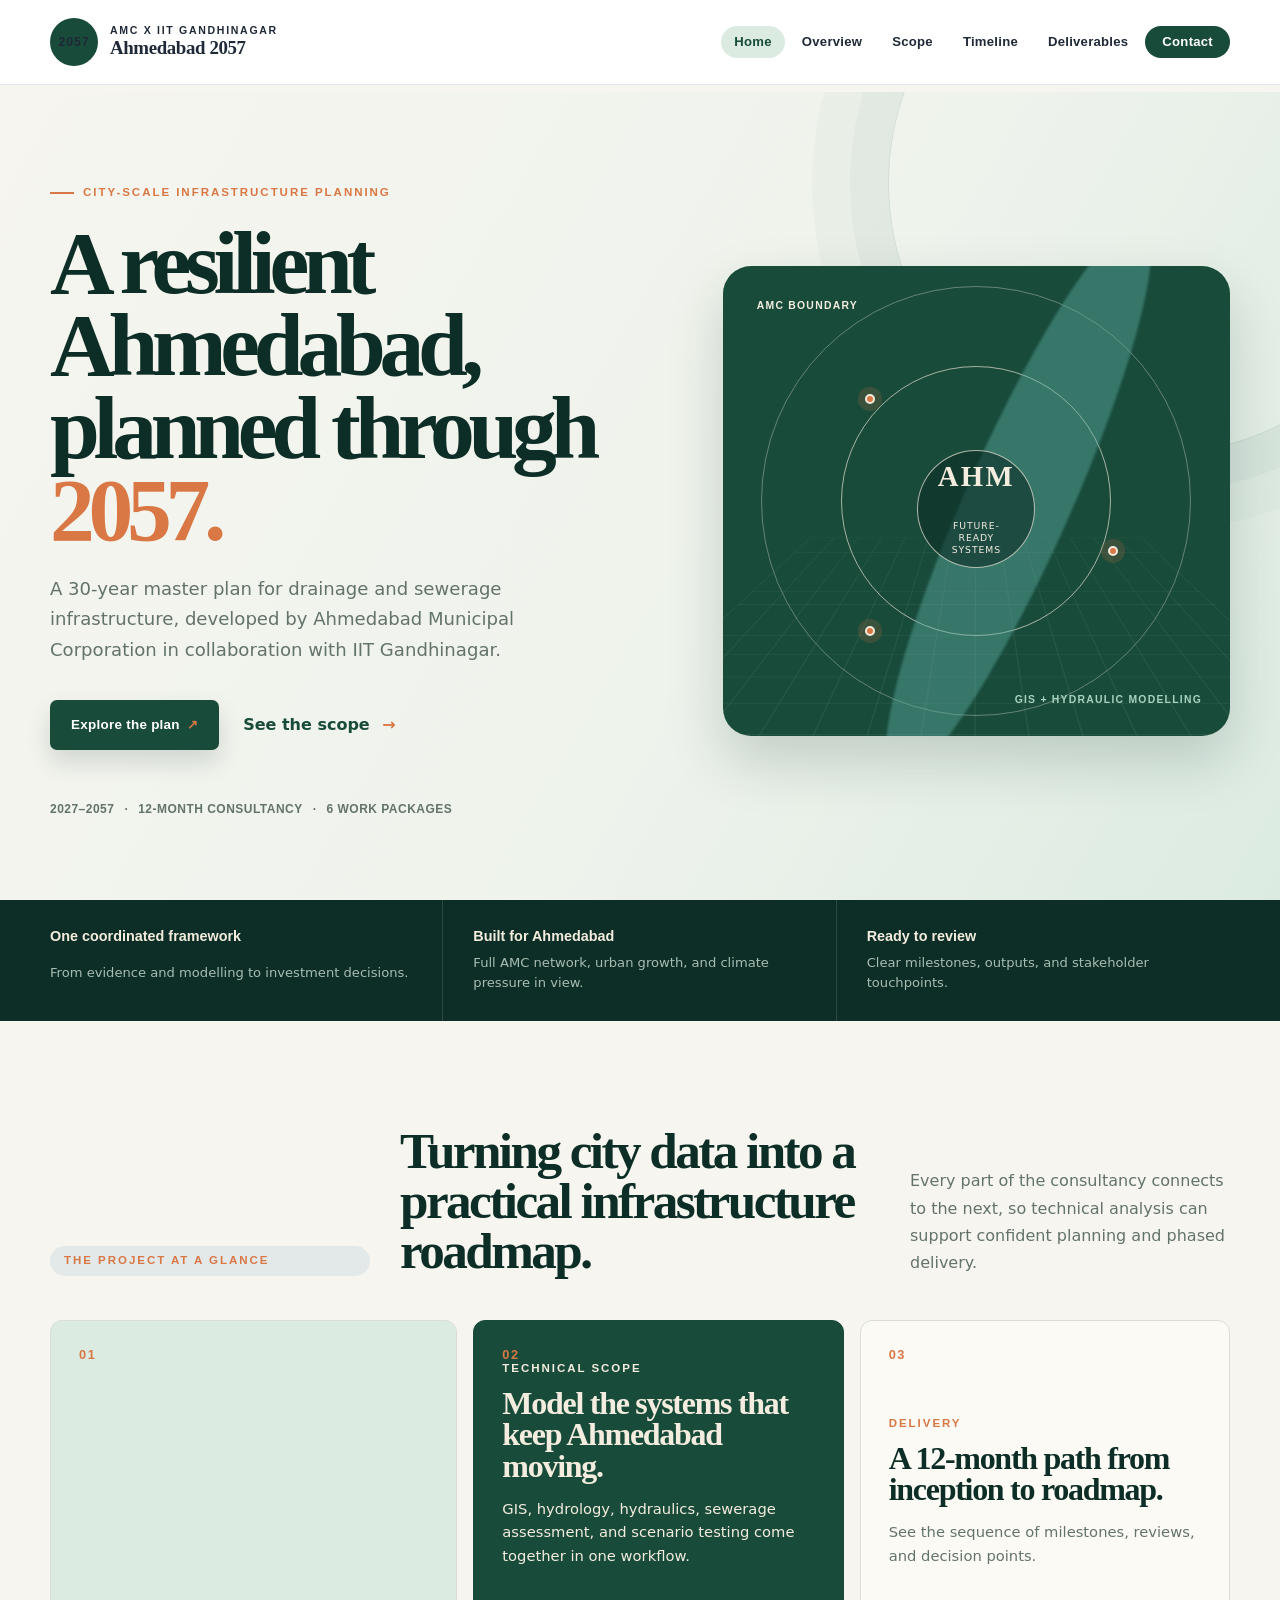
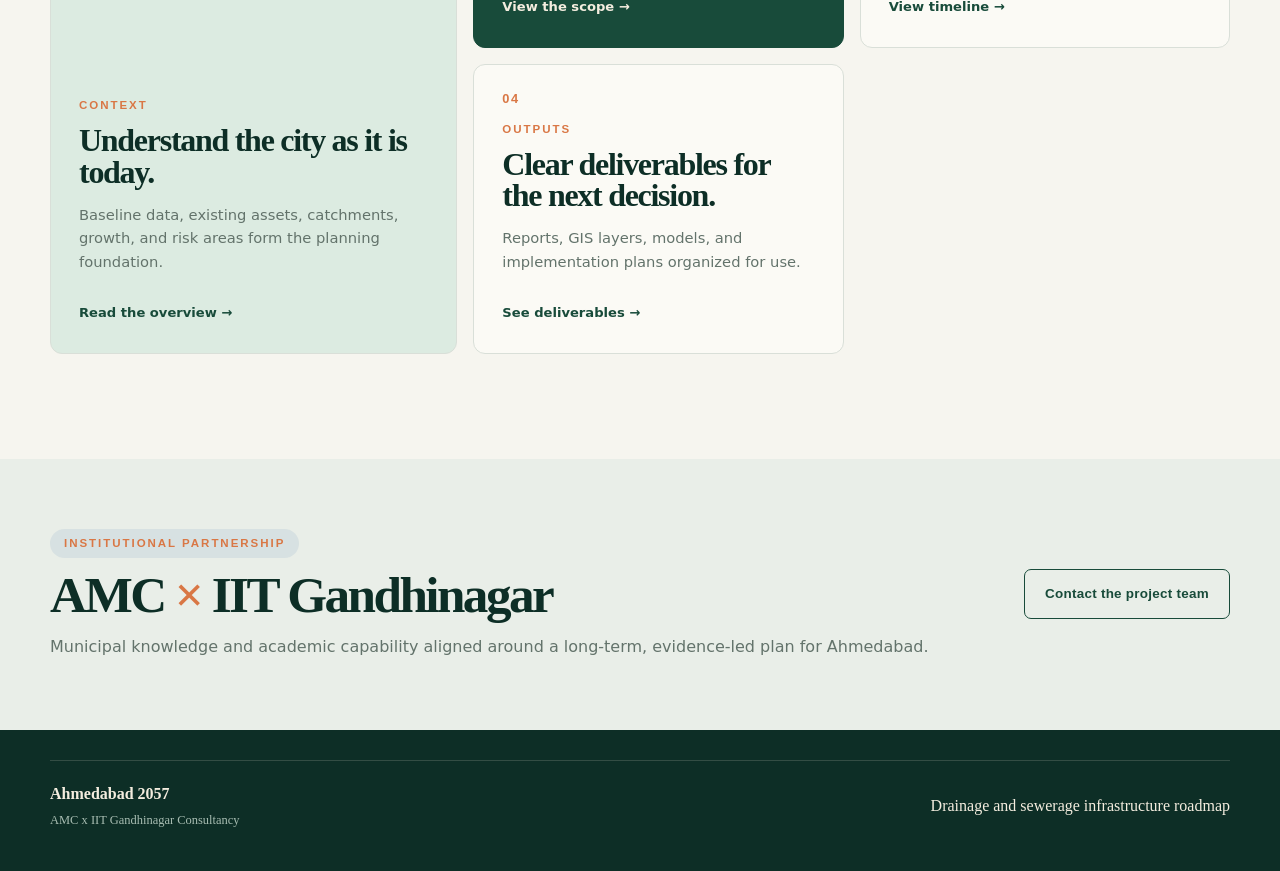
<file: index.html>
<!doctype html>
<html lang="en">
<head>
  <meta charset="UTF-8">
  <meta name="viewport" content="width=device-width, initial-scale=1">
  <meta name="description" content="AMC Ahmedabad 2057 Master Plan: a city-scale drainage and sewerage infrastructure roadmap.">
  <title>Ahmedabad 2057 | AMC x IIT Gandhinagar</title>
  <link rel="stylesheet" href="styles.css">
</head>
<body data-page="home">
  <a class="skip-link" href="#main">Skip to content</a>
  <header class="site-header"><div class="header-inner shell">
    <a class="brand" href="index.html" aria-label="Ahmedabad 2057 home"><span class="brand-mark">2057</span><span class="brand-text"><span class="brand-kicker">AMC x IIT Gandhinagar</span><span class="brand-name">Ahmedabad 2057</span></span></a>
    <button class="nav-toggle" type="button" aria-label="Toggle navigation" aria-expanded="false" aria-controls="primary-nav"><span></span><span></span><span></span></button>
    <nav class="nav-links" id="primary-nav" aria-label="Main navigation"><a href="index.html" data-page="home">Home</a><a href="overview.html" data-page="overview">Overview</a><a href="scope.html" data-page="scope">Scope</a><a href="timeline.html" data-page="timeline">Timeline</a><a href="deliverables.html" data-page="deliverables">Deliverables</a><a class="nav-cta" href="contact.html" data-page="contact">Contact</a></nav>
  </div></header>
  <main id="main">
    <section class="home-hero"><div class="shell home-hero-grid"><div class="home-hero-copy"><p class="hero-kicker"><span></span> City-scale infrastructure planning</p><h1>A resilient Ahmedabad, planned through <em>2057.</em></h1><p class="hero-intro">A 30-year master plan for drainage and sewerage infrastructure, developed by Ahmedabad Municipal Corporation in collaboration with IIT Gandhinagar.</p><div class="hero-actions"><a class="button button-primary" href="overview.html">Explore the plan <span>↗</span></a><a class="text-link" href="scope.html">See the scope <span>→</span></a></div><div class="hero-meta"><span>2027–2057</span><span>·</span><span>12-month consultancy</span><span>·</span><span>6 work packages</span></div></div><div class="city-visual" aria-label="Illustration showing Ahmedabad infrastructure planning layers"><div class="visual-grid"></div><div class="visual-ring visual-ring-one"></div><div class="visual-ring visual-ring-two"></div><div class="visual-river"></div><div class="visual-label visual-label-top">AMC boundary</div><div class="visual-label visual-label-bottom">GIS + hydraulic modelling</div><div class="visual-core"><strong>AHM</strong><span>Future-ready systems</span></div><div class="visual-dot dot-one"></div><div class="visual-dot dot-two"></div><div class="visual-dot dot-three"></div></div></div></section>
    <section class="home-strip"><div class="shell strip-grid"><div><strong>One coordinated framework</strong><span>From evidence and modelling to investment decisions.</span></div><div><strong>Built for Ahmedabad</strong><span>Full AMC network, urban growth, and climate pressure in view.</span></div><div><strong>Ready to review</strong><span>Clear milestones, outputs, and stakeholder touchpoints.</span></div></div></section>
    <section class="home-section"><div class="shell"><div class="section-intro"><p class="eyebrow">The project at a glance</p><h2>Turning city data into a practical infrastructure roadmap.</h2><p>Every part of the consultancy connects to the next, so technical analysis can support confident planning and phased delivery.</p></div><div class="feature-grid"><a class="feature-card feature-card-large" href="overview.html"><span class="feature-number">01</span><div><p class="feature-label">Context</p><h3>Understand the city as it is today.</h3><p>Baseline data, existing assets, catchments, growth, and risk areas form the planning foundation.</p><span class="card-link">Read the overview →</span></div></a><a class="feature-card feature-card-dark" href="scope.html"><span class="feature-number">02</span><div><p class="feature-label">Technical scope</p><h3>Model the systems that keep Ahmedabad moving.</h3><p>GIS, hydrology, hydraulics, sewerage assessment, and scenario testing come together in one workflow.</p><span class="card-link">View the scope →</span></div></a><a class="feature-card" href="timeline.html"><span class="feature-number">03</span><div><p class="feature-label">Delivery</p><h3>A 12-month path from inception to roadmap.</h3><p>See the sequence of milestones, reviews, and decision points.</p><span class="card-link">View timeline →</span></div></a><a class="feature-card" href="deliverables.html"><span class="feature-number">04</span><div><p class="feature-label">Outputs</p><h3>Clear deliverables for the next decision.</h3><p>Reports, GIS layers, models, and implementation plans organized for use.</p><span class="card-link">See deliverables →</span></div></a></div></div></section>
    <section class="home-section home-section-muted"><div class="shell collaboration-row"><div><p class="eyebrow">Institutional partnership</p><h2>AMC <span>×</span> IIT Gandhinagar</h2><p>Municipal knowledge and academic capability aligned around a long-term, evidence-led plan for Ahmedabad.</p></div><a class="button button-secondary" href="contact.html">Contact the project team</a></div></section>
  </main>
  <footer class="footer"><div class="shell footer-inner"><div><strong>Ahmedabad 2057</strong><span>AMC x IIT Gandhinagar Consultancy</span></div><div>Drainage and sewerage infrastructure roadmap</div></div></footer>
  <button id="scrollTop" class="scroll-top" type="button" aria-label="Scroll to top">↑</button>
  <script src="script.js"></script>
</body>
</html>
</file>
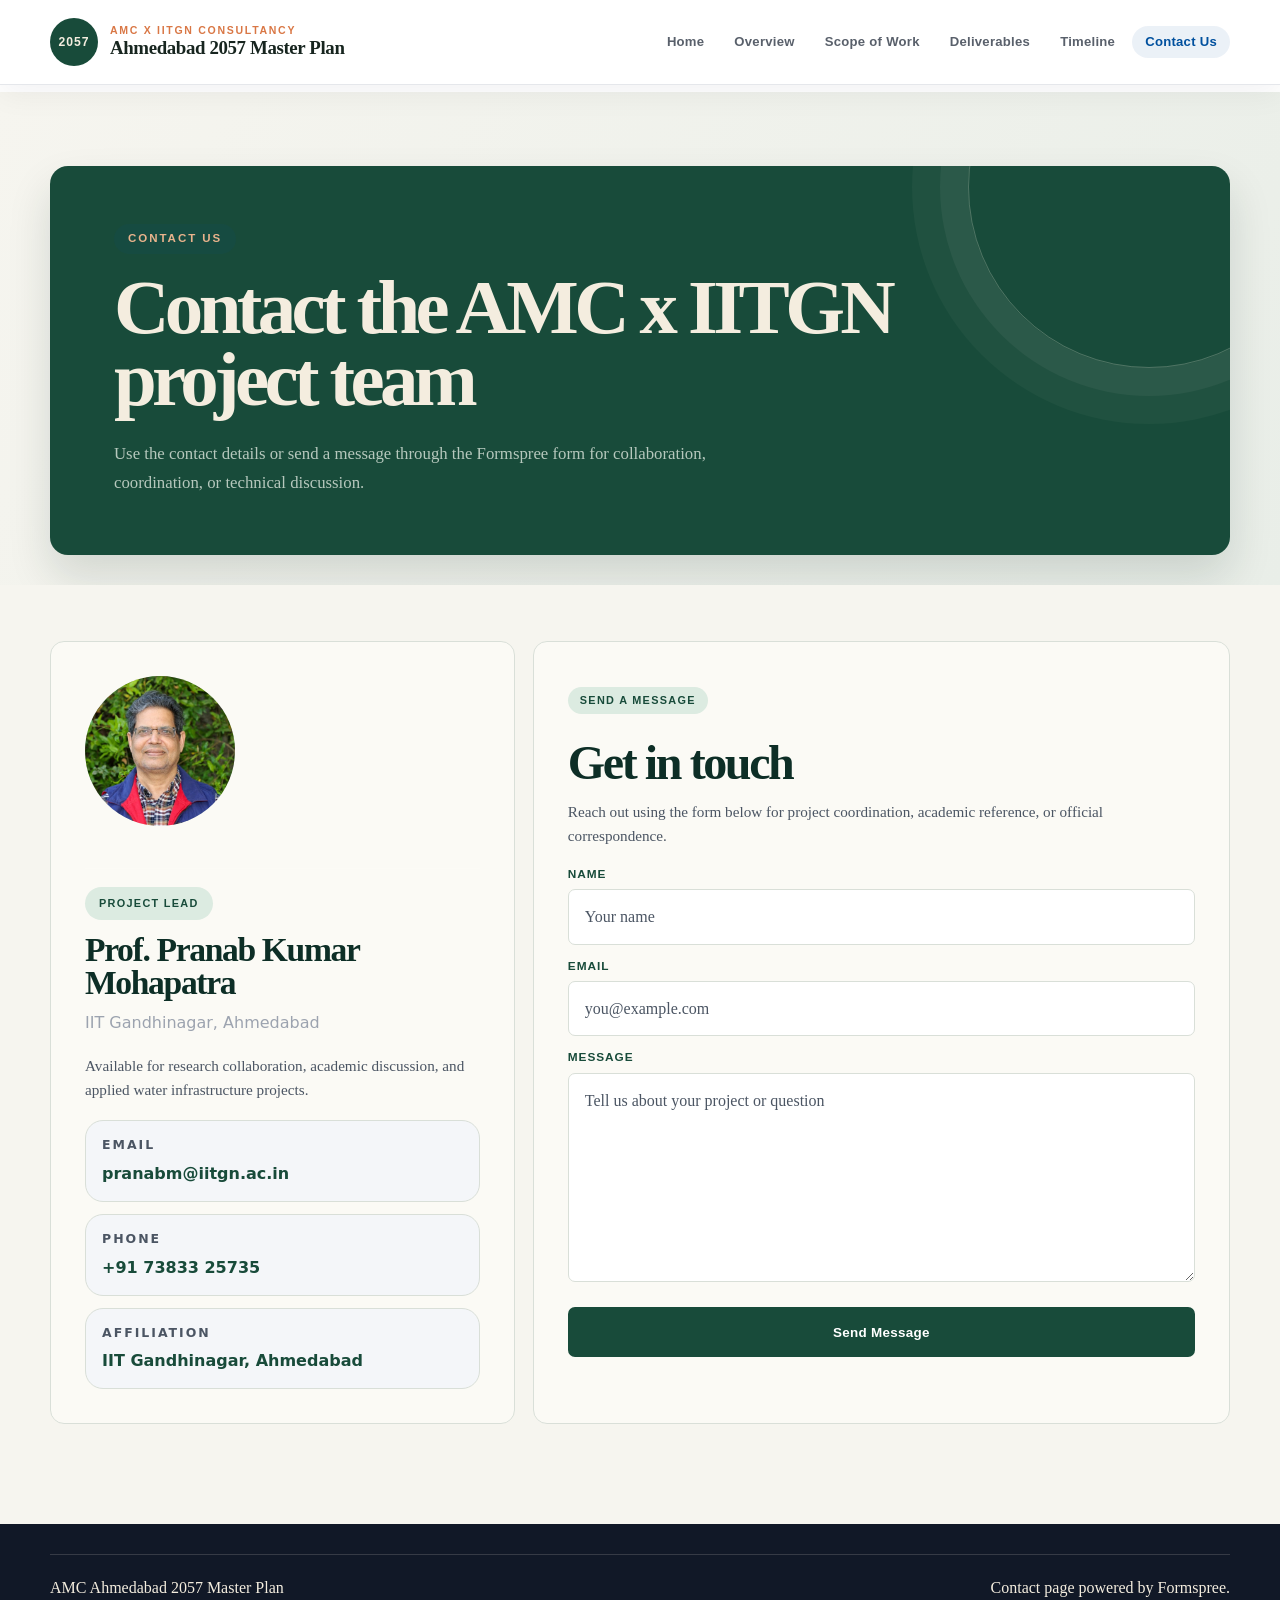
<file: contact.html>
<!doctype html>
<html lang="en">
<head>
  <meta charset="UTF-8">
  <meta name="viewport" content="width=device-width, initial-scale=1" />
  <title>Contact Us | AMC Ahmedabad 2057 Master Plan</title>
  <meta name="description" content="Contact form and official contact details for the AMC Ahmedabad 2057 Master Plan." />
  <link rel="stylesheet" href="styles.css" />
</head>
<body data-page="contact">
  <a class="skip-link" href="#main">Skip to content</a>

  <header class="site-header">
    <div class="header-inner">
      <a href="index.html" class="brand" aria-label="AMC Ahmedabad 2057 Master Plan home">

        <span class="brand-text">
          <span class="brand-kicker">AMC x IITGN Consultancy</span>
          <span class="brand-name">Ahmedabad 2057 Master Plan</span>
          <span class="brand-subtitle">City-scale drainage and sewerage infrastructure roadmap</span>
        </span>
      </a>

      <button id="navToggle" class="nav-toggle" type="button" aria-label="Toggle navigation" aria-expanded="false" aria-controls="primary-nav">
        <span></span>
        <span></span>
        <span></span>
      </button>

      <nav id="primary-nav" class="nav-links">
        <a href="index.html" data-page="home">Home</a>
        <a href="overview.html" data-page="overview">Overview</a>
        <a href="scope.html" data-page="scope">Scope of Work</a>
        <a href="deliverables.html" data-page="deliverables">Deliverables</a>
        <a href="timeline.html" data-page="timeline">Timeline</a>
        <a href="contact.html" data-page="contact">Contact Us</a>
      </nav>
    </div>
  </header>

  <main id="main">
    <section class="page-hero">
      <div class="shell">
        <div class="panel">
          <span class="eyebrow">Contact Us</span>
          <h1 class="page-title">Contact the AMC x IITGN project team</h1>
          <p class="page-lead">
            Use the contact details or send a message through the Formspree form for collaboration, coordination, or technical discussion.
          </p>
        </div>
      </div>
    </section>

    <section class="content-section">
      <div class="shell contact-shell">
        <article class="contact-info-wrap contact-profile-card">
          <div class="contact-avatar">
            <img src="Pranab%20Kumar%20Mohapatra.webp" alt="Prof. Pranab Kumar Mohapatra" loading="eager" decoding="async" />
          </div>

          <div class="info-block">
            <span class="info-badge">Project Lead</span>
            <h2>Prof. Pranab Kumar Mohapatra</h2>
            <p>IIT Gandhinagar, Ahmedabad</p>
          </div>

          <p class="contact-note">
            Available for research collaboration, academic discussion, and applied water infrastructure projects.
          </p>

          <ul class="contact-list">
            <li>
              <span class="label">Email</span>
              <a href="mailto:pranabm@iitgn.ac.in">pranabm@iitgn.ac.in</a>
            </li>
            <li>
              <span class="label">Phone</span>
              <a href="tel:+917383325735">+91 73833 25735</a>
            </li>
            <li>
              <span class="label">Affiliation</span>
              <span>IIT Gandhinagar, Ahmedabad</span>
            </li>
          </ul>
        </article>

        <article class="contact-form-wrap" id="contact-form">
          <p class="pill">Send a message</p>
          <h2 class="section-title title-spaced">Get in touch</h2>
          <p class="contact-note note-spaced">
            Reach out using the form below for project coordination, academic reference, or official correspondence.
          </p>
          <form class="contact-form" action="https://formspree.io/f/mrpzpwqb" method="POST">
            <label>
              <span class="field-label">Name</span>
              <input type="text" name="name" required placeholder="Your name" />
            </label>
            <label>
              <span class="field-label">Email</span>
              <input type="email" name="email" required placeholder="you@example.com" />
            </label>
            <label>
              <span class="field-label">Message</span>
              <textarea name="message" rows="7" required placeholder="Tell us about your project or question"></textarea>
            </label>
            <button type="submit" class="contact-submit button">Send Message</button>
          </form>
        </article>
      </div>
    </section>
  </main>

  <a class="floating-contact" href="#contact-form">Contact Us</a>
  <button id="scrollTop" class="scroll-top" type="button" aria-label="Scroll to top">&#8593;</button>

  <footer class="footer">
    <div class="shell footer-inner">
      <div>AMC Ahmedabad 2057 Master Plan</div>
      <div>Contact page powered by Formspree.</div>
    </div>
  </footer>

  <script src="script.js"></script>
</body>
</html>
</file>
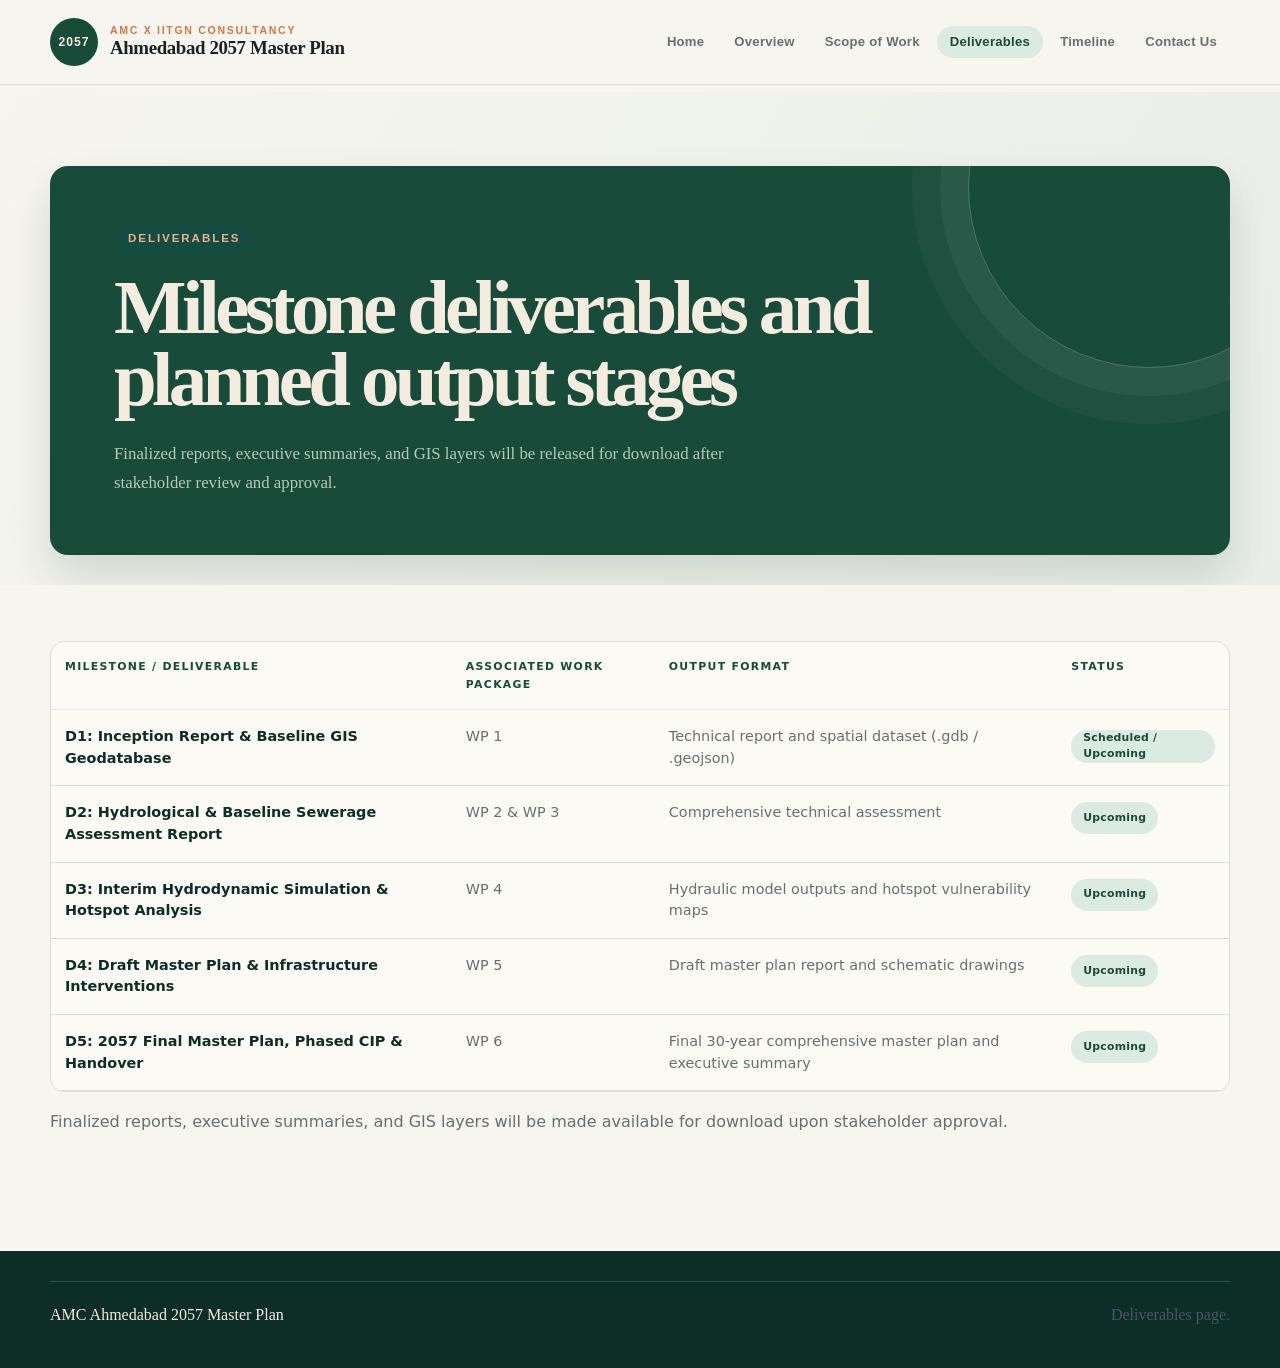
<file: deliverables.html>
<!doctype html>
<html lang="en">
  <head>
    <meta charset="UTF-8">
    <meta name="viewport" content="width=device-width, initial-scale=1" />
    <title>Deliverables | AMC Ahmedabad 2057 Master Plan</title>
    <meta
      name="description"
      content="Milestone deliverables and status tracking for the AMC Ahmedabad 2057 Master Plan."
    />
    <link rel="stylesheet" href="styles.css" />
  </head>
  <body data-page="deliverables">
    <a class="skip-link" href="#main">Skip to content</a>
    <header class="site-header">
      <div class="header-inner">
        <a class="brand" href="index.html" aria-label="AMC Ahmedabad 2057 Master Plan home">

          <span class="brand-text">
            <span class="brand-kicker">AMC x IITGN Consultancy</span>
            <span class="brand-name">Ahmedabad 2057 Master Plan</span>
            <span class="brand-subtitle">City-scale drainage and sewerage infrastructure roadmap</span>
          </span>
        </a>
        <button class="nav-toggle" type="button" aria-label="Toggle navigation" aria-expanded="false" aria-controls="primary-nav">
          <span></span>
          <span></span>
          <span></span>
        </button>
        <nav class="nav-links" id="primary-nav">
          <a href="index.html" data-page="home">Home</a>
          <a href="overview.html" data-page="overview">Overview</a>
          <a href="scope.html" data-page="scope">Scope of Work</a>
          <a href="deliverables.html" data-page="deliverables">Deliverables</a>
          <a href="timeline.html" data-page="timeline">Timeline</a>
          <a href="contact.html" data-page="contact">Contact Us</a>
        </nav>
      </div>
    </header>

    <a class="floating-contact" href="contact.html">Contact Us</a>
    <button class="scroll-top" type="button" aria-label="Scroll to top">&#8593;</button>

    <main id="main">
      <section class="page-hero">
        <div class="shell">
          <div class="panel">
            <span class="eyebrow">Deliverables</span>
            <h1 class="page-title">Milestone deliverables and planned output stages</h1>
            <p class="page-lead">
              Finalized reports, executive summaries, and GIS layers will be released for download after stakeholder
              review and approval.
            </p>
          </div>
        </div>
      </section>

      <section class="content-section">
        <div class="shell">
          <div class="table-shell">
            <table class="deliverables-table">
              <thead>
                <tr>
                  <th>Milestone / Deliverable</th>
                  <th>Associated Work Package</th>
                  <th>Output Format</th>
                  <th>Status</th>
                </tr>
              </thead>
              <tbody>
                <tr>
                  <td><strong>D1: Inception Report &amp; Baseline GIS Geodatabase</strong></td>
                  <td>WP 1</td>
                  <td>Technical report and spatial dataset (.gdb / .geojson)</td>
                  <td><span class="badge status-badge">Scheduled / Upcoming</span></td>
                </tr>
                <tr>
                  <td><strong>D2: Hydrological &amp; Baseline Sewerage Assessment Report</strong></td>
                  <td>WP 2 &amp; WP 3</td>
                  <td>Comprehensive technical assessment</td>
                  <td><span class="badge status-badge">Upcoming</span></td>
                </tr>
                <tr>
                  <td><strong>D3: Interim Hydrodynamic Simulation &amp; Hotspot Analysis</strong></td>
                  <td>WP 4</td>
                  <td>Hydraulic model outputs and hotspot vulnerability maps</td>
                  <td><span class="badge status-badge">Upcoming</span></td>
                </tr>
                <tr>
                  <td><strong>D4: Draft Master Plan &amp; Infrastructure Interventions</strong></td>
                  <td>WP 5</td>
                  <td>Draft master plan report and schematic drawings</td>
                  <td><span class="badge status-badge">Upcoming</span></td>
                </tr>
                <tr>
                  <td><strong>D5: 2057 Final Master Plan, Phased CIP &amp; Handover</strong></td>
                  <td>WP 6</td>
                  <td>Final 30-year comprehensive master plan and executive summary</td>
                  <td><span class="badge status-badge">Upcoming</span></td>
                </tr>
              </tbody>
            </table>
          </div>
          <p class="deliverables-note">
            Finalized reports, executive summaries, and GIS layers will be made available for download upon stakeholder
            approval.
          </p>
        </div>
      </section>
    </main>

    <footer class="footer">
      <div class="shell footer-inner">
        <div>AMC Ahmedabad 2057 Master Plan</div>
        <div class="muted">Deliverables page.</div>
      </div>
    </footer>

    <script src="script.js"></script>
  </body>
</html>
</file>
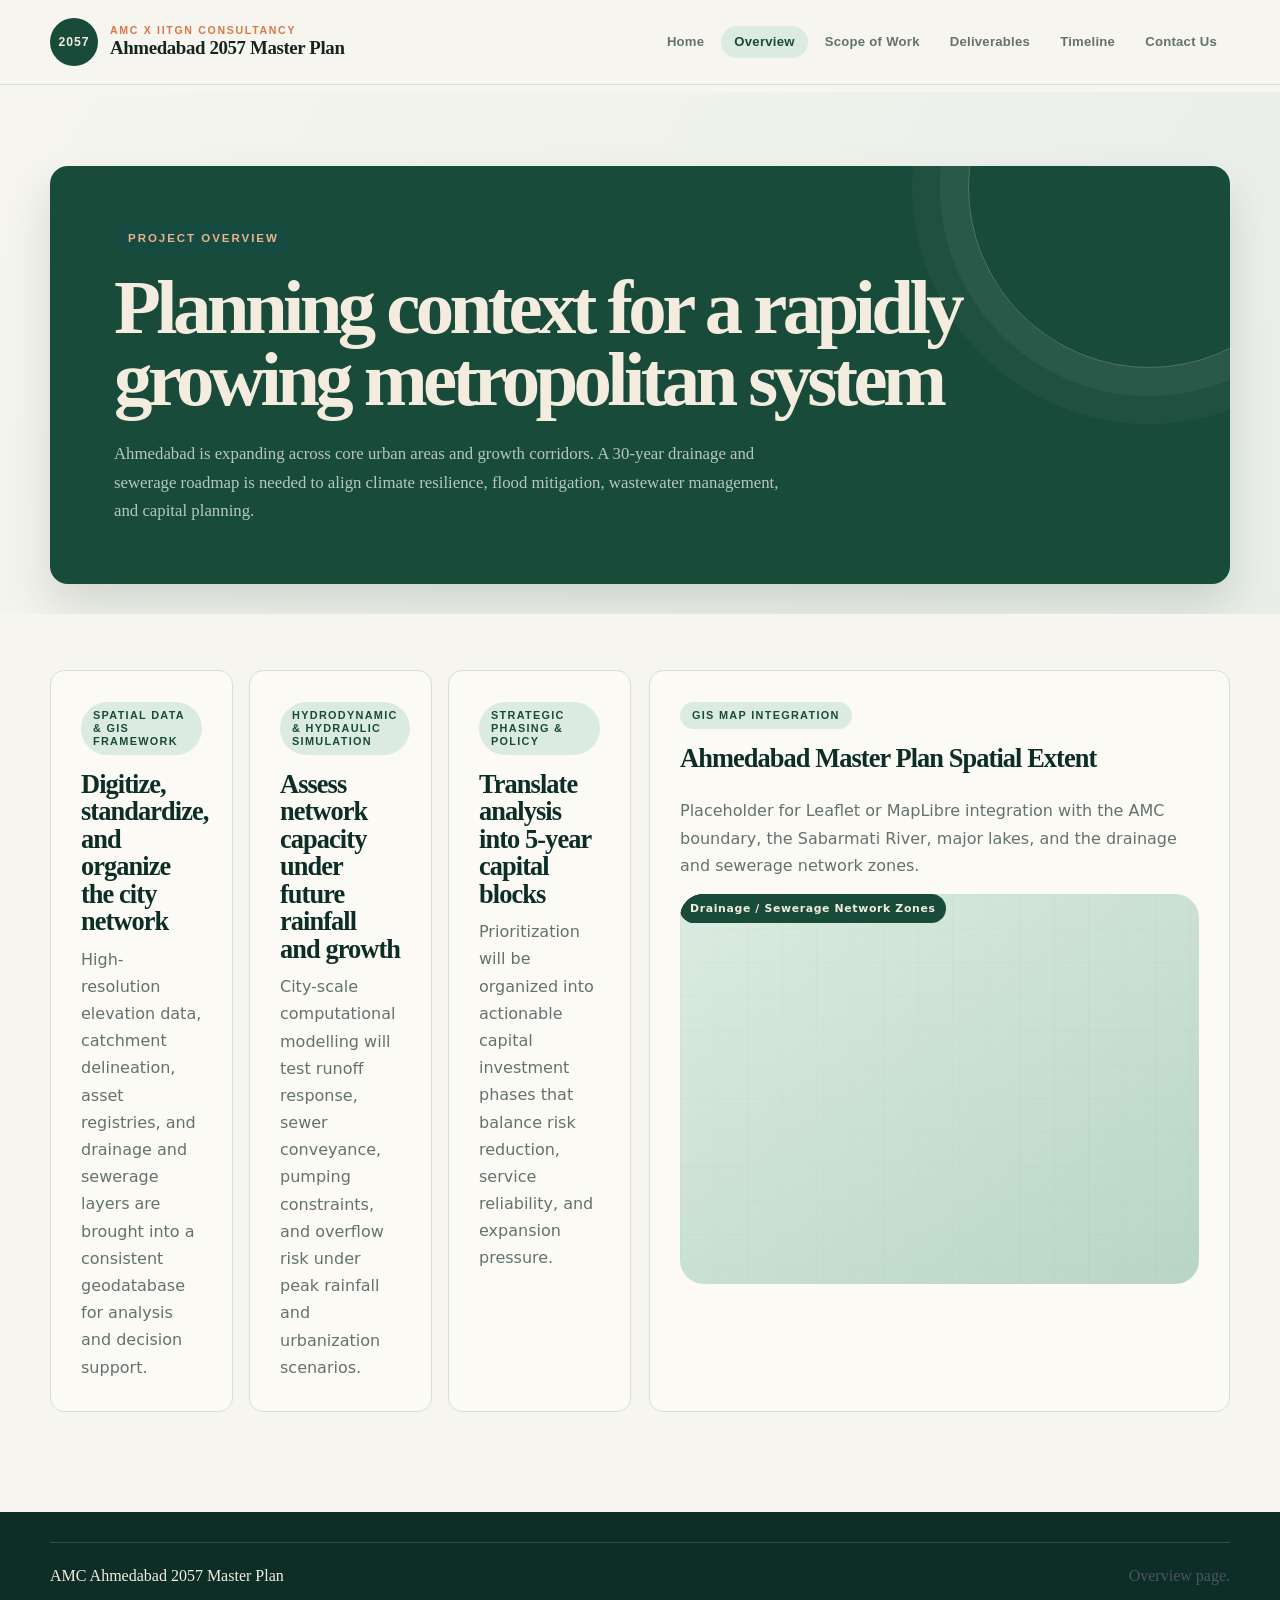
<file: overview.html>
<!doctype html>
<html lang="en">
  <head>
    <meta charset="UTF-8">
    <meta name="viewport" content="width=device-width, initial-scale=1" />
    <title>Overview | AMC Ahmedabad 2057 Master Plan</title>
    <meta
      name="description"
      content="Overview, context, and spatial planning framework for the AMC Ahmedabad 2057 Master Plan."
    />
    <link rel="stylesheet" href="styles.css" />
  </head>
  <body data-page="overview">
    <a class="skip-link" href="#main">Skip to content</a>
    <header class="site-header">
      <div class="header-inner">
        <a class="brand" href="index.html" aria-label="AMC Ahmedabad 2057 Master Plan home">

          <span class="brand-text">
            <span class="brand-kicker">AMC x IITGN Consultancy</span>
            <span class="brand-name">Ahmedabad 2057 Master Plan</span>
            <span class="brand-subtitle">City-scale drainage and sewerage infrastructure roadmap</span>
          </span>
        </a>
        <button class="nav-toggle" type="button" aria-label="Toggle navigation" aria-expanded="false" aria-controls="primary-nav">
          <span></span>
          <span></span>
          <span></span>
        </button>
        <nav class="nav-links" id="primary-nav">
          <a href="index.html" data-page="home">Home</a>
          <a href="overview.html" data-page="overview">Overview</a>
          <a href="scope.html" data-page="scope">Scope of Work</a>
          <a href="deliverables.html" data-page="deliverables">Deliverables</a>
          <a href="timeline.html" data-page="timeline">Timeline</a>
          <a href="contact.html" data-page="contact">Contact Us</a>
        </nav>
      </div>
    </header>

    <a class="floating-contact" href="contact.html">Contact Us</a>
    <button class="scroll-top" type="button" aria-label="Scroll to top">&#8593;</button>

    <main id="main">
      <section class="page-hero">
        <div class="shell">
          <div class="panel">
            <span class="eyebrow">Project Overview</span>
            <h1 class="page-title">Planning context for a rapidly growing metropolitan system</h1>
            <p class="page-lead">
              Ahmedabad is expanding across core urban areas and growth corridors. A 30-year drainage and sewerage
              roadmap is needed to align climate resilience, flood mitigation, wastewater management, and capital planning.
            </p>
          </div>
        </div>
      </section>

      <section class="content-section">
        <div class="shell overview-grid">
          <div class="grid-3">
            <article class="card">
              <span class="pill">Spatial Data & GIS Framework</span>
              <h3>Digitize, standardize, and organize the city network</h3>
              <p>
                High-resolution elevation data, catchment delineation, asset registries, and drainage and sewerage layers
                are brought into a consistent geodatabase for analysis and decision support.
              </p>
            </article>
            <article class="card">
              <span class="pill">Hydrodynamic & Hydraulic Simulation</span>
              <h3>Assess network capacity under future rainfall and growth</h3>
              <p>
                City-scale computational modelling will test runoff response, sewer conveyance, pumping constraints, and
                overflow risk under peak rainfall and urbanization scenarios.
              </p>
            </article>
            <article class="card">
              <span class="pill">Strategic Phasing & Policy</span>
              <h3>Translate analysis into 5-year capital blocks</h3>
              <p>
                Prioritization will be organized into actionable capital investment phases that balance risk reduction,
                service reliability, and expansion pressure.
              </p>
            </article>
          </div>

          <article class="card">
            <span class="pill">GIS Map Integration</span>
            <div class="map-stage">
              <h3 class="map-stage-title">Ahmedabad Master Plan Spatial Extent</h3>
              <p class="map-stage-note">
                Placeholder for Leaflet or MapLibre integration with the AMC boundary, the Sabarmati River, major lakes,
                and the drainage and sewerage network zones.
              </p>
              <div class="map-placeholder map-placeholder--overview" aria-label="Ahmedabad Master Plan Spatial Extent map placeholder">
                <span class="map-pin map-pin--primary"></span>
                <span class="map-pin map-pin--secondary"></span>
                <span class="map-label map-label--boundary">AMC Boundary</span>
                <span class="map-label map-label--corridor">Sabarmati Corridor</span>
                <span class="map-label map-label--lakes">Urban Lakes Zone</span>
                <span class="map-label map-label--network">Drainage / Sewerage Network Zones</span>
              </div>
            </div>
          </article>
        </div>
      </section>
    </main>

    <footer class="footer">
      <div class="shell footer-inner">
        <div>AMC Ahmedabad 2057 Master Plan</div>
        <div class="muted">Overview page.</div>
      </div>
    </footer>

    <script src="script.js"></script>
  </body>
</html>
</file>
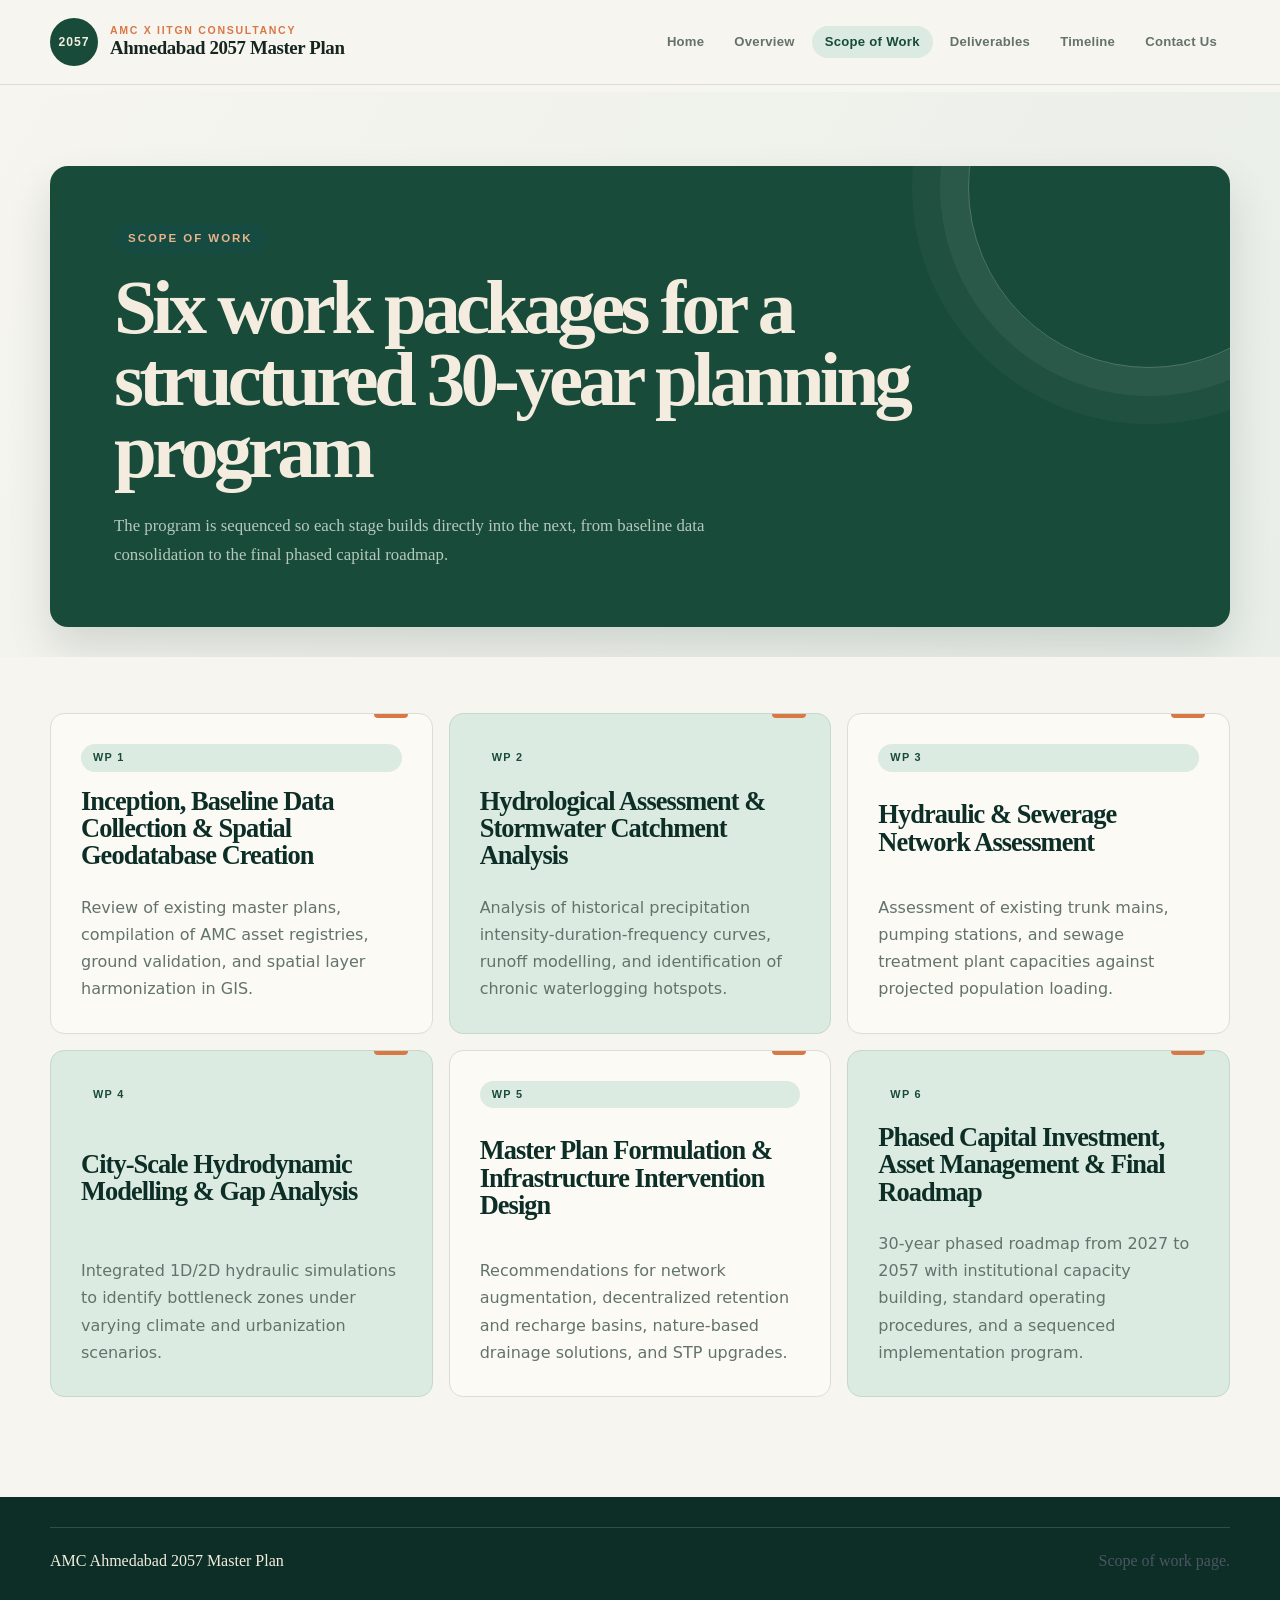
<file: scope.html>
<!doctype html>
<html lang="en">
  <head>
    <meta charset="UTF-8">
    <meta name="viewport" content="width=device-width, initial-scale=1" />
    <title>Scope of Work | AMC Ahmedabad 2057 Master Plan</title>
    <meta
      name="description"
      content="Technical scope of work for the AMC Ahmedabad 2057 Master Plan, organized into six work packages."
    />
    <link rel="stylesheet" href="styles.css" />
  </head>
  <body data-page="scope">
    <a class="skip-link" href="#main">Skip to content</a>
    <header class="site-header">
      <div class="header-inner">
        <a class="brand" href="index.html" aria-label="AMC Ahmedabad 2057 Master Plan home">

          <span class="brand-text">
            <span class="brand-kicker">AMC x IITGN Consultancy</span>
            <span class="brand-name">Ahmedabad 2057 Master Plan</span>
            <span class="brand-subtitle">City-scale drainage and sewerage infrastructure roadmap</span>
          </span>
        </a>
        <button class="nav-toggle" type="button" aria-label="Toggle navigation" aria-expanded="false" aria-controls="primary-nav">
          <span></span>
          <span></span>
          <span></span>
        </button>
        <nav class="nav-links" id="primary-nav">
          <a href="index.html" data-page="home">Home</a>
          <a href="overview.html" data-page="overview">Overview</a>
          <a href="scope.html" data-page="scope">Scope of Work</a>
          <a href="deliverables.html" data-page="deliverables">Deliverables</a>
          <a href="timeline.html" data-page="timeline">Timeline</a>
          <a href="contact.html" data-page="contact">Contact Us</a>
        </nav>
      </div>
    </header>

    <a class="floating-contact" href="contact.html">Contact Us</a>
    <button class="scroll-top" type="button" aria-label="Scroll to top">&#8593;</button>

    <main id="main">
      <section class="page-hero">
        <div class="shell">
          <div class="panel">
            <span class="eyebrow">Scope of Work</span>
            <h1 class="page-title">Six work packages for a structured 30-year planning program</h1>
            <p class="page-lead">
              The program is sequenced so each stage builds directly into the next, from baseline data consolidation to
              the final phased capital roadmap.
            </p>
          </div>
        </div>
      </section>

      <section class="content-section">
        <div class="shell wp-grid">
          <article class="wp-card">
            <span class="pill">WP 1</span>
            <h3>Inception, Baseline Data Collection & Spatial Geodatabase Creation</h3>
            <p>
              Review of existing master plans, compilation of AMC asset registries, ground validation, and spatial layer
              harmonization in GIS.
            </p>
          </article>
          <article class="wp-card">
            <span class="pill">WP 2</span>
            <h3>Hydrological Assessment & Stormwater Catchment Analysis</h3>
            <p>
              Analysis of historical precipitation intensity-duration-frequency curves, runoff modelling, and identification
              of chronic waterlogging hotspots.
            </p>
          </article>
          <article class="wp-card">
            <span class="pill">WP 3</span>
            <h3>Hydraulic & Sewerage Network Assessment</h3>
            <p>
              Assessment of existing trunk mains, pumping stations, and sewage treatment plant capacities against projected
              population loading.
            </p>
          </article>
          <article class="wp-card">
            <span class="pill">WP 4</span>
            <h3>City-Scale Hydrodynamic Modelling & Gap Analysis</h3>
            <p>
              Integrated 1D/2D hydraulic simulations to identify bottleneck zones under varying climate and urbanization
              scenarios.
            </p>
          </article>
          <article class="wp-card">
            <span class="pill">WP 5</span>
            <h3>Master Plan Formulation & Infrastructure Intervention Design</h3>
            <p>
              Recommendations for network augmentation, decentralized retention and recharge basins, nature-based drainage
              solutions, and STP upgrades.
            </p>
          </article>
          <article class="wp-card">
            <span class="pill">WP 6</span>
            <h3>Phased Capital Investment, Asset Management & Final Roadmap</h3>
            <p>
              30-year phased roadmap from 2027 to 2057 with institutional capacity building, standard operating procedures,
              and a sequenced implementation program.
            </p>
          </article>
        </div>
      </section>
    </main>

    <footer class="footer">
      <div class="shell footer-inner">
        <div>AMC Ahmedabad 2057 Master Plan</div>
        <div class="muted">Scope of work page.</div>
      </div>
    </footer>

    <script src="script.js"></script>
  </body>
</html>
</file>
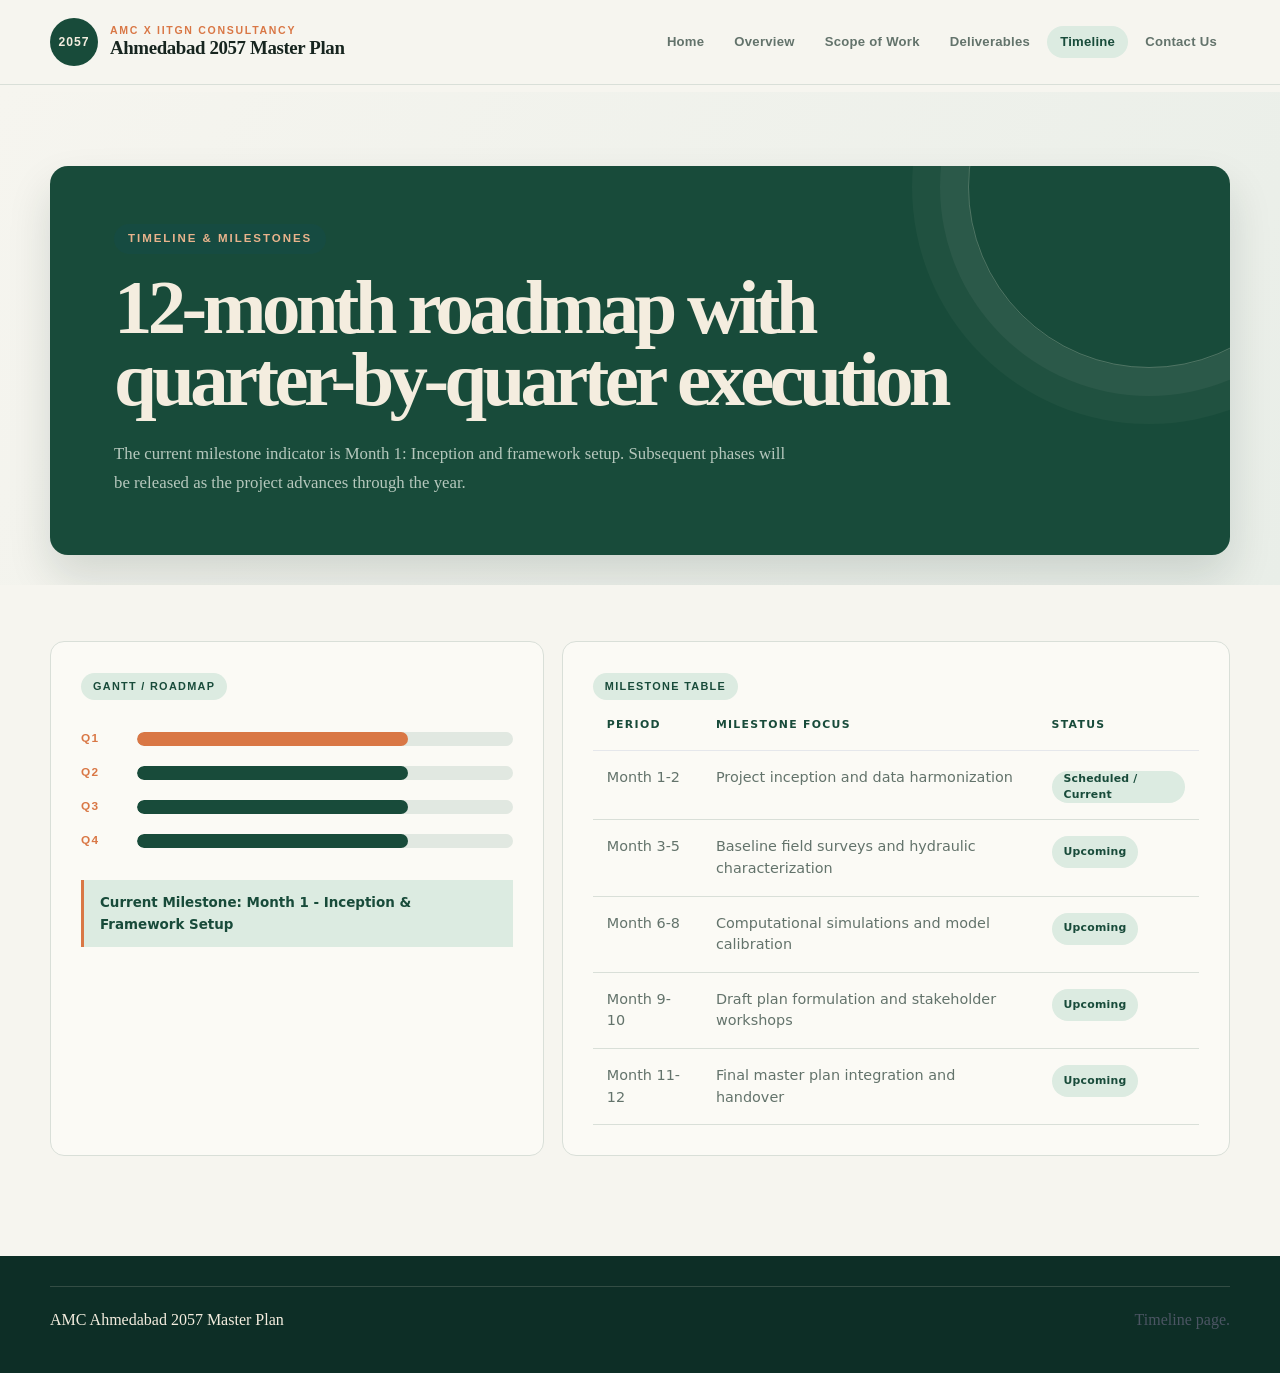
<file: timeline.html>
<!doctype html>
<html lang="en">
  <head>
    <meta charset="UTF-8">
    <meta name="viewport" content="width=device-width, initial-scale=1" />
    <title>Timeline | AMC Ahmedabad 2057 Master Plan</title>
    <meta
      name="description"
      content="12-month milestone roadmap and quarterly Gantt-style timeline for the AMC Ahmedabad 2057 Master Plan."
    />
    <link rel="stylesheet" href="styles.css" />
  </head>
  <body data-page="timeline">
    <a class="skip-link" href="#main">Skip to content</a>
    <header class="site-header">
      <div class="header-inner">
        <a class="brand" href="index.html" aria-label="AMC Ahmedabad 2057 Master Plan home">

          <span class="brand-text">
            <span class="brand-kicker">AMC x IITGN Consultancy</span>
            <span class="brand-name">Ahmedabad 2057 Master Plan</span>
            <span class="brand-subtitle">City-scale drainage and sewerage infrastructure roadmap</span>
          </span>
        </a>
        <button class="nav-toggle" type="button" aria-label="Toggle navigation" aria-expanded="false" aria-controls="primary-nav">
          <span></span>
          <span></span>
          <span></span>
        </button>
        <nav class="nav-links" id="primary-nav">
          <a href="index.html" data-page="home">Home</a>
          <a href="overview.html" data-page="overview">Overview</a>
          <a href="scope.html" data-page="scope">Scope of Work</a>
          <a href="deliverables.html" data-page="deliverables">Deliverables</a>
          <a href="timeline.html" data-page="timeline">Timeline</a>
          <a href="contact.html" data-page="contact">Contact Us</a>
        </nav>
      </div>
    </header>

    <a class="floating-contact" href="contact.html">Contact Us</a>
    <button class="scroll-top" type="button" aria-label="Scroll to top">&#8593;</button>

    <main id="main">
      <section class="page-hero">
        <div class="shell">
          <div class="panel">
            <span class="eyebrow">Timeline &amp; Milestones</span>
            <h1 class="page-title">12-month roadmap with quarter-by-quarter execution</h1>
            <p class="page-lead">
              The current milestone indicator is Month 1: Inception and framework setup. Subsequent phases will be
              released as the project advances through the year.
            </p>
          </div>
        </div>
      </section>

      <section class="content-section">
        <div class="shell overview-grid">
          <article class="card">
            <span class="pill">Gantt / Roadmap</span>
            <div class="gantt" aria-label="12-month roadmap timeline">
              <div class="gantt-row">
                <div class="gantt-label">Q1</div>
                <div class="gantt-track">
                  <div class="gantt-bar current" title="Month 1-2: Project inception and data harmonization"></div>
                </div>
              </div>
              <div class="gantt-row">
                <div class="gantt-label">Q2</div>
                <div class="gantt-track">
                  <div class="gantt-bar" title="Month 3-5: Baseline field surveys and hydraulic characterization"></div>
                </div>
              </div>
              <div class="gantt-row">
                <div class="gantt-label">Q3</div>
                <div class="gantt-track">
                  <div class="gantt-bar" title="Month 6-8: Computational simulations and model calibration"></div>
                </div>
              </div>
              <div class="gantt-row">
                <div class="gantt-label">Q4</div>
                <div class="gantt-track">
                  <div class="gantt-bar" title="Month 9-12: Draft plan formulation and final handover"></div>
                </div>
              </div>
            </div>
            <div class="callout">Current Milestone: Month 1 - Inception &amp; Framework Setup</div>
          </article>

          <article class="card">
            <span class="pill">Milestone Table</span>
            <table class="timeline-table">
              <thead>
                <tr>
                  <th>Period</th>
                  <th>Milestone Focus</th>
                  <th>Status</th>
                </tr>
              </thead>
              <tbody>
                <tr>
                  <td>Month 1-2</td>
                  <td>Project inception and data harmonization</td>
                  <td><span class="badge badge-status">Scheduled / Current</span></td>
                </tr>
                <tr>
                  <td>Month 3-5</td>
                  <td>Baseline field surveys and hydraulic characterization</td>
                  <td><span class="badge badge-status">Upcoming</span></td>
                </tr>
                <tr>
                  <td>Month 6-8</td>
                  <td>Computational simulations and model calibration</td>
                  <td><span class="badge badge-status">Upcoming</span></td>
                </tr>
                <tr>
                  <td>Month 9-10</td>
                  <td>Draft plan formulation and stakeholder workshops</td>
                  <td><span class="badge badge-status">Upcoming</span></td>
                </tr>
                <tr>
                  <td>Month 11-12</td>
                  <td>Final master plan integration and handover</td>
                  <td><span class="badge badge-status">Upcoming</span></td>
                </tr>
              </tbody>
            </table>
          </article>
        </div>
      </section>
    </main>

    <footer class="footer">
      <div class="shell footer-inner">
        <div>AMC Ahmedabad 2057 Master Plan</div>
        <div class="muted">Timeline page.</div>
      </div>
    </footer>

    <script src="script.js"></script>
  </body>
</html>
</file>
<file: styles.css>
:root {
  --bg-primary: #ffffff;
  --bg-secondary: #f4f6f9;
  --bg-dark: #111827;
  --text-primary: #1f2937;
  --text-secondary: #4b5563;
  --accent-primary: #00509e;
  --accent-hover: #003666;
  --border-color: #e5e7eb;

  --bg: var(--bg-primary);
  --bg-alt: var(--bg-secondary);
  --surface: rgba(255, 255, 255, 0.96);
  --surface-strong: var(--bg-primary);
  --surface-dark: var(--bg-dark);
  --surface-darker: #0b1220;
  --ink: var(--text-primary);
  --ink-soft: var(--text-secondary);
  --muted: #6b7280;
  --line: var(--border-color);
  --line-strong: rgba(17, 24, 39, 0.12);
  --header: var(--bg-primary);
  --header-line: var(--border-color);
  --accent: var(--accent-primary);
  --accent-2: #2d79c7;
  --accent-3: #d9e8f6;
  --shadow: 0 4px 6px rgba(0, 0, 0, 0.05), 0 12px 28px rgba(17, 24, 39, 0.04);
  --shadow-dark: 0 18px 44px rgba(0, 0, 0, 0.28);
  --shadow-card: 0 4px 6px rgba(0, 0, 0, 0.05);
  --radius-lg: 28px;
  --radius-md: 20px;
  --radius-sm: 14px;
  --max: 1200px;
}

* {
  box-sizing: border-box;
}

html {
  scroll-behavior: smooth;
  scroll-padding-top: 108px;
}

body {
  margin: 0;
  min-height: 100vh;
  color: var(--text-primary);
  background: var(--bg-primary);
  font-family: 'Inter', system-ui, sans-serif;
  line-height: 1.6;
  padding-top: 92px;
}

body[data-page='overview'],
body[data-page='scope'] {
  background: var(--bg-primary);
}

body[data-page='timeline'],
body[data-page='deliverables'] {
  background: var(--bg-secondary);
}


body[data-page='home'] {
  background: var(--bg-primary);
  color: var(--text-primary);
}

a {
  color: inherit;
  text-decoration: none;
}

img {
  max-width: 100%;
  display: block;
}

button,
input,
textarea {
  font: inherit;
}

.skip-link {
  position: absolute;
  left: 16px;
  top: 10px;
  z-index: 1200;
  padding: 10px 14px;
  border-radius: 999px;
  background: var(--bg-primary);
  color: var(--text-primary);
  transform: translateY(-140%);
  transition: transform 0.2s ease;
}

.skip-link:focus {
  transform: translateY(0);
}

.site-header {
  position: fixed;
  inset: 0 0 auto 0;
  z-index: 1100;
  background: rgba(255, 255, 255, 0.94);
  backdrop-filter: blur(20px);
  border-bottom: 1px solid var(--border-color);
  box-shadow: 0 10px 30px rgba(17, 24, 39, 0.05);
}

main {
  display: block;
}

.hero,
.content-section,
.contact-section {
  position: relative;
  overflow: clip;
}

.hero {
  padding: 56px 0 34px;
}

.hero::before,
.content-section::before,
.contact-section::before {
  content: '';
  position: absolute;
  inset: 0;
  background:
    radial-gradient(circle at top right, rgba(0, 80, 158, 0.08), transparent 26%),
    radial-gradient(circle at 12% 10%, rgba(0, 80, 158, 0.05), transparent 24%);
  pointer-events: none;
}

.hero-grid {
  position: relative;
  display: grid;
  grid-template-columns: minmax(0, 1.35fr) minmax(320px, 0.85fr);
  gap: 28px;
  align-items: stretch;
}

.hero-copy,
.panel,
.card,
.timeline-item,
.deliverable,
.contact-card,
.form-card,
.wp-card {
  border-radius: var(--radius-lg);
  border: 1px solid var(--border-color);
  background: var(--bg-primary);
  box-shadow: var(--shadow);
}

.hero-copy {
  padding: 42px;
}

.eyebrow {
  display: inline-flex;
  align-items: center;
  gap: 10px;
  padding: 8px 14px;
  border-radius: 999px;
  background: rgba(0, 80, 158, 0.08);
  color: var(--accent-primary);
  font-size: 0.82rem;
  font-weight: 700;
  text-transform: uppercase;
  letter-spacing: 0.16em;
}

.hero h1,
.page-title,
.section-title {
  font-family: 'Cormorant Garamond', serif;
  letter-spacing: -0.02em;
  line-height: 0.98;
  margin: 0;
}

.hero h1 {
  font-size: clamp(3rem, 7vw, 5.8rem);
  margin-top: 18px;
  color: var(--text-primary);
}

.hero p,
.section-lead,
.page-lead {
  margin: 18px 0 0;
  color: var(--text-secondary);
  font-size: 1.05rem;
  max-width: 62ch;
}

.hero-actions {
  display: flex;
  flex-wrap: wrap;
  gap: 12px;
  margin-top: 28px;
}

.button {
  display: inline-flex;
  align-items: center;
  justify-content: center;
  min-height: 48px;
  padding: 0 18px;
  border-radius: 999px;
  border: 1px solid transparent;
  font-weight: 700;
  transition: transform 0.18s ease, box-shadow 0.18s ease, background 0.18s ease, border-color 0.18s ease;
  cursor: pointer;
}

.button:hover,
.button:focus-visible {
  transform: translateY(-1px);
}

.button-primary {
  background: linear-gradient(135deg, var(--accent-primary), var(--accent-hover));
  color: #ffffff;
  box-shadow: 0 14px 30px rgba(0, 80, 158, 0.18);
}

.button-secondary {
  background: var(--bg-secondary);
  color: var(--text-primary);
  border-color: var(--border-color);
}

.hero-metrics {
  display: grid;
  grid-template-columns: repeat(2, minmax(0, 1fr));
  gap: 14px;
  margin-top: 30px;
}

.metric {
  padding: 18px;
  border-radius: 22px;
  background: var(--bg-secondary);
  border: 1px solid var(--border-color);
}

.metric strong {
  display: block;
  font-size: 1.45rem;
  line-height: 1;
  color: var(--text-primary);
}

.metric span {
  display: block;
  margin-top: 8px;
  color: var(--text-secondary);
  font-size: 0.92rem;
}

.hero-side {
  display: grid;
  gap: 18px;
}

.side-panel {
  padding: 26px;
}

.side-panel h2,
.panel h2,
.section-title,
.contact-title {
  font-family: 'Cormorant Garamond', serif;
  margin: 0;
  line-height: 1;
}

.side-panel h2 {
  font-size: 2.3rem;
  color: var(--text-primary);
}

.side-panel p {
  margin: 12px 0 0;
  color: var(--text-secondary);
}

.stat-list {
  display: grid;
  gap: 12px;
  margin: 22px 0 0;
  padding: 0;
  list-style: none;
}

.stat-list li {
  display: flex;
  gap: 12px;
  align-items: flex-start;
  padding: 14px 0 0;
  border-top: 1px solid var(--border-color);
}

.stat-list strong {
  min-width: 78px;
  color: var(--text-primary);
}

.stat-list span {
  color: var(--text-secondary);
}

.content-section {
  padding: 24px 0 78px;
}

.content-card,
.panel {
  padding: 28px;
}

.section-head {
  display: flex;
  justify-content: space-between;
  align-items: end;
  gap: 20px;
  margin-bottom: 22px;
}

.section-title {
  font-size: clamp(2.2rem, 4vw, 3.6rem);
  color: var(--text-primary);
}

.section-lead,
.page-lead {
  max-width: 65ch;
}

.grid-2,
.overview-grid,
.contact-shell {
  display: grid;
  grid-template-columns: repeat(2, minmax(0, 1fr));
  gap: 18px;
}

.grid-3,
.wp-grid {
  display: grid;
  grid-template-columns: repeat(3, minmax(0, 1fr));
  gap: 18px;
}

.card,
.deliverable,
.timeline-item,
.wp-card {
  padding: 24px;
}

.card h3,
.deliverable h3,
.timeline-item h3,
.wp-card h3 {
  margin: 0;
  color: var(--text-primary);
  font-size: 1.18rem;
}

.card p,
.deliverable p,
.timeline-item p,
.wp-card p {
  margin: 10px 0 0;
  color: var(--text-secondary);
}

.pill {
  display: inline-flex;
  align-items: center;
  gap: 8px;
  padding: 7px 12px;
  border-radius: 999px;
  background: var(--bg-secondary);
  color: var(--accent-primary);
  font-size: 0.78rem;
  font-weight: 800;
  text-transform: uppercase;
  letter-spacing: 0.14em;
}

.map-stage {
  display: grid;
  gap: 16px;
}

.map-stage-title {
  margin: 0;
  font-size: 1.4rem;
  color: var(--text-primary);
}

.map-stage-note {
  margin: 0;
  color: var(--text-secondary);
}

.map-placeholder {
  position: relative;
  min-height: 320px;
  border-radius: 24px;
  border: 1px solid var(--border-color);
  background:
    linear-gradient(180deg, rgba(255, 255, 255, 0.72), rgba(244, 246, 249, 0.92)),
    radial-gradient(circle at 20% 20%, rgba(0, 80, 158, 0.08), transparent 22%),
    linear-gradient(135deg, rgba(255, 255, 255, 0.92), rgba(244, 246, 249, 0.98));
  overflow: hidden;
}

.map-placeholder::before {
  content: '';
  position: absolute;
  inset: 0;
  background:
    linear-gradient(rgba(31, 41, 55, 0.05) 1px, transparent 1px),
    linear-gradient(90deg, rgba(31, 41, 55, 0.05) 1px, transparent 1px);
  background-size: 36px 36px;
  opacity: 0.9;
}

.map-pin,
.map-label {
  position: absolute;
  z-index: 1;
}

.map-pin {
  width: 16px;
  height: 16px;
  border-radius: 50%;
  background: var(--accent-primary);
  box-shadow: 0 0 0 8px rgba(0, 80, 158, 0.12);
}

.map-label {
  padding: 6px 10px;
  border-radius: 999px;
  background: rgba(255, 255, 255, 0.94);
  border: 1px solid var(--border-color);
  color: var(--text-primary);
  font-size: 0.78rem;
  font-weight: 700;
}

.page-hero {
  padding: 38px 0 20px;
}

.page-hero .panel {
  padding: 36px;
  background: var(--bg-secondary);
  border-left: 4px solid var(--accent-primary);
  box-shadow: var(--shadow-card);
}

.page-title {
  font-size: clamp(2.6rem, 5vw, 4.6rem);
  color: var(--text-primary);
}

.timeline-item {
  display: grid;
  gap: 10px;
}

.timeline-label {
  font-weight: 800;
  color: var(--accent-primary);
  text-transform: uppercase;
  letter-spacing: 0.12em;
  font-size: 0.82rem;
}

.timeline-table,
.deliverables-table {
  width: 100%;
  border-collapse: collapse;
  color: var(--text-primary);
}

.timeline-table th,
.timeline-table td,
.deliverables-table th,
.deliverables-table td {
  padding: 16px 14px;
  border-bottom: 1px solid var(--border-color);
  text-align: left;
  vertical-align: top;
}

.timeline-table th,
.deliverables-table th {
  color: var(--text-primary);
  font-size: 0.82rem;
  text-transform: uppercase;
  letter-spacing: 0.14em;
}

.timeline-table td,
.deliverables-table td {
  color: var(--text-secondary);
}

.table-shell {
  overflow-x: auto;
  border-radius: var(--radius-lg);
  border: 1px solid var(--border-color);
  background: var(--bg-primary);
  box-shadow: var(--shadow);
}

.gantt {
  display: grid;
  gap: 16px;
}

.gantt-row {
  display: grid;
  grid-template-columns: 72px minmax(0, 1fr);
  gap: 12px;
  align-items: center;
}

.gantt-label {
  font-weight: 800;
  color: var(--text-primary);
  text-transform: uppercase;
  letter-spacing: 0.12em;
  font-size: 0.82rem;
}

.gantt-track {
  position: relative;
  height: 18px;
  border-radius: 999px;
  background: var(--bg-secondary);
  border: 1px solid var(--border-color);
  overflow: hidden;
}

.gantt-bar {
  height: 100%;
  border-radius: inherit;
  background: var(--accent-primary);
}

.gantt-bar.current {
  background: var(--accent-hover);
}

.callout {
  display: inline-flex;
  align-items: center;
  justify-content: center;
  padding: 12px 16px;
  border-radius: 16px;
  background: var(--bg-secondary);
  border-left: 4px solid var(--accent-primary);
  color: var(--text-primary);
  font-weight: 700;
}

.badge,
.status-badge,
.badge-status {
  display: inline-flex;
  align-items: center;
  justify-content: center;
  min-height: 32px;
  padding: 0 12px;
  border-radius: 999px;
  background: rgba(0, 80, 158, 0.12);
  color: var(--accent-primary);
  font-size: 0.78rem;
  font-weight: 800;
  letter-spacing: 0.02em;
}

body[data-page='deliverables'] .badge,
body[data-page='deliverables'] .status-badge,
body[data-page='deliverables'] .badge-status {
  background: var(--accent-primary);
  color: #ffffff;
}

body[data-page='deliverables'] .deliverables-table a,
body[data-page='deliverables'] .download-link,
body[data-page='deliverables'] .download-button {
  display: inline-flex;
  align-items: center;
  justify-content: center;
  min-height: 44px;
  padding: 0 18px;
  border-radius: 999px;
  background: var(--accent-primary);
  color: #ffffff;
  font-weight: 700;
  border: 1px solid var(--accent-primary);
  transition: background 0.18s ease, border-color 0.18s ease, transform 0.18s ease;
}

body[data-page='deliverables'] .deliverables-table a:hover,
body[data-page='deliverables'] .download-link:hover,
body[data-page='deliverables'] .download-button:hover {
  background: var(--accent-hover);
  border-color: var(--accent-hover);
  transform: translateY(-1px);
}

body[data-page='overview'] .content-section,
body[data-page='scope'] .content-section {
  background: var(--bg-primary);
}

body[data-page='overview'] .card,
body[data-page='scope'] .wp-card,
body[data-page='overview'] .panel,
body[data-page='scope'] .panel,
body[data-page='overview'] .table-shell,
body[data-page='scope'] .table-shell {
  background: var(--bg-primary);
}

body[data-page='overview'] .card,
body[data-page='scope'] .wp-card {
  box-shadow: var(--shadow-card);
}

.contact-section {
  padding: 42px 0 68px;
  color: #f9fafb;
}

.contact-shell {
  position: relative;
  gap: 22px;
  align-items: stretch;
}

.contact-hero {
  padding: 36px 36px 10px;
  color: #f9fafb;
}

.contact-title {
  font-size: clamp(2.6rem, 5vw, 4.5rem);
  color: #f9fafb;
}

.contact-intro {
  margin-top: 14px;
  max-width: 62ch;
  color: #9ca3af;
}

.contact-form-wrap,
.contact-info-wrap {
  border-radius: var(--radius-lg);
  border: 1px solid rgba(75, 85, 99, 0.9);
  background: rgba(17, 24, 39, 0.92);
  box-shadow: var(--shadow-dark);
  backdrop-filter: blur(18px);
}

.contact-form-wrap {
  scroll-margin-top: 110px;
  padding: 28px;
}

.contact-info-wrap {
  padding: 28px;
}

.contact-form {
  display: grid;
  gap: 14px;
}

.field-label {
  display: block;
  margin-bottom: 8px;
  font-size: 0.9rem;
  font-weight: 700;
  color: #d1d5db;
}

.contact-form input,
.contact-form textarea {
  width: 100%;
  border-radius: 18px;
  border: 1px solid #4b5563;
  background: #1f2937;
  color: #ffffff;
  padding: 14px 16px;
  outline: none;
  transition: border-color 0.18s ease, box-shadow 0.18s ease, background 0.18s ease;
}

.contact-form textarea {
  min-height: 164px;
  resize: vertical;
}

.contact-form input::placeholder,
.contact-form textarea::placeholder {
  color: #9ca3af;
}

.contact-form input:focus,
.contact-form textarea:focus {
  border-color: var(--accent-primary);
  box-shadow: 0 0 0 4px rgba(0, 80, 158, 0.18);
  background: #111827;
}

.contact-submit {
  justify-self: start;
  margin-top: 4px;
  background: var(--accent-primary);
  color: #ffffff;
  box-shadow: 0 18px 32px rgba(0, 80, 158, 0.2);
}

.contact-info {
  display: grid;
  gap: 18px;
}

.contact-photo {
  width: min(100%, 300px);
  display: block;
  margin: 0 0 18px;
  border-radius: 22px;
  object-fit: cover;
  aspect-ratio: 4 / 5;
  border: 1px solid rgba(75, 85, 99, 0.9);
  box-shadow: 0 16px 32px rgba(0, 0, 0, 0.3);
}

.info-badge {
  display: inline-flex;
  align-items: center;
  gap: 10px;
  padding: 10px 14px;
  border-radius: 999px;
  background: rgba(0, 80, 158, 0.12);
  color: #d1e6fb;
  font-size: 0.82rem;
  font-weight: 800;
  text-transform: uppercase;
  letter-spacing: 0.14em;
}

.info-block {
  padding-top: 18px;
  border-top: 1px solid rgba(255, 255, 255, 0.12);
}

.info-block h3 {
  margin: 0;
  font-family: 'Cormorant Garamond', serif;
  font-size: 2rem;
  color: #f9fafb;
  line-height: 1.05;
}

.info-block p {
  margin: 10px 0 0;
  color: #9ca3af;
}

.contact-list {
  display: grid;
  gap: 12px;
  margin: 0;
  padding: 0;
  list-style: none;
}

.contact-list li {
  padding: 14px 16px;
  border-radius: 18px;
  background: rgba(31, 41, 55, 0.82);
  border: 1px solid rgba(75, 85, 99, 0.9);
}

.contact-list .label {
  display: block;
  font-size: 0.78rem;
  text-transform: uppercase;
  letter-spacing: 0.16em;
  color: #9ca3af;
  margin-bottom: 6px;
}

.contact-list a,
.contact-list span {
  color: #f9fafb;
  font-weight: 700;
}

.contact-note {
  margin: 0;
  color: #9ca3af;
  font-size: 0.95rem;
}

.footer,
footer {
  padding: 26px 0 42px;
  color: #9ca3af;
  background: var(--bg-dark);
}

.footer-inner,
footer .mx-auto {
  display: flex;
  align-items: center;
  justify-content: space-between;
  gap: 16px;
  padding-top: 20px;
  border-top: 1px solid rgba(255, 255, 255, 0.08);
}

footer a:hover,
.footer a:hover {
  color: #ffffff;
}

.floating-contact,
.scroll-top {
  position: fixed;
  z-index: 1050;
  display: inline-flex;
  align-items: center;
  justify-content: center;
  border-radius: 999px;
  border: 1px solid transparent;
  box-shadow: 0 16px 32px rgba(17, 24, 39, 0.18);
  cursor: pointer;
  transition: transform 0.18s ease, opacity 0.18s ease, box-shadow 0.18s ease, background 0.18s ease;
}

.floating-contact {
  left: 20px;
  bottom: 22px;
  min-height: 50px;
  padding: 0 18px;
  background: var(--accent-primary);
  color: #ffffff;
  font-weight: 800;
  letter-spacing: 0.01em;
}

.scroll-top {
  right: 20px;
  bottom: 22px;
  width: 52px;
  height: 52px;
  background: var(--bg-secondary);
  color: var(--text-primary);
  opacity: 0;
  pointer-events: none;
  transform: translateY(16px) scale(0.95);
}

.scroll-top.is-visible {
  opacity: 1;
  pointer-events: auto;
  transform: translateY(0) scale(1);
}

.floating-contact:hover,
.scroll-top:hover,
.floating-contact:focus-visible,
.scroll-top:focus-visible {
  transform: translateY(-2px);
  box-shadow: 0 20px 38px rgba(17, 24, 39, 0.24);
}

.muted {
  color: var(--text-secondary);
}

.dark-section {
  color: #f9fafb;
}

.dark-section .panel,
.dark-section .card,
.dark-section .deliverable,
.dark-section .timeline-item,
.dark-section .wp-card {
  background: rgba(255, 255, 255, 0.96);
}

body[data-page='home'] header {
  background: rgba(255, 255, 255, 0.96) !important;
  border-bottom-color: var(--border-color) !important;
}

body[data-page='home'] header * {
  color: var(--text-primary) !important;
}

body[data-page='home'] header [class*='bg-white/10'],
body[data-page='home'] header [class*='bg-cyan-400/10'],
body[data-page='home'] header [class*='bg-white/5'],
body[data-page='home'] header [class*='bg-white/6'],
body[data-page='home'] header [class*='bg-slate-950/40'] {
  background: var(--bg-secondary) !important;
  border-color: var(--border-color) !important;
  color: var(--text-primary) !important;
}

body[data-page='home'] .hero-bg {
  background: var(--bg-secondary) !important;
  color: var(--text-primary) !important;
}

body[data-page='home'] .hero-bg * {
  color: inherit;
}

body[data-page='home'] .hero-bg h1,
body[data-page='home'] .hero-bg h2,
body[data-page='home'] .hero-bg h3,
body[data-page='home'] .hero-bg p,
body[data-page='home'] .hero-bg li,
body[data-page='home'] .hero-bg span {
  color: var(--text-primary) !important;
}

body[data-page='home'] .hero-bg [class*='text-slate-300'],
body[data-page='home'] .hero-bg [class*='text-slate-400'],
body[data-page='home'] .hero-bg [class*='text-slate-500'] {
  color: var(--text-secondary) !important;
}

body[data-page='home'] .hero-bg [class*='text-cyan-100'],
body[data-page='home'] .hero-bg [class*='text-amber-200'],
body[data-page='home'] .hero-bg [class*='text-emerald-200'],
body[data-page='home'] .hero-bg [class*='text-sky-100'] {
  color: var(--accent-primary) !important;
}

body[data-page='home'] .hero-bg [class*='bg-slate-950'],
body[data-page='home'] .hero-bg [class*='bg-slate-900'],
body[data-page='home'] .hero-bg [class*='bg-white/5'],
body[data-page='home'] .hero-bg [class*='bg-white/6'],
body[data-page='home'] .hero-bg [class*='bg-white/10'],
body[data-page='home'] .hero-bg [class*='bg-slate-950/40'],
body[data-page='home'] .hero-bg [class*='bg-gradient-to-br'],
body[data-page='home'] .hero-bg [class*='bg-gradient-to-r'] {
  background: var(--bg-primary) !important;
}

body[data-page='home'] .hero-bg article,
body[data-page='home'] .hero-bg aside > div,
body[data-page='home'] main section:not(.hero-bg) article,
body[data-page='home'] main section:not(.hero-bg) aside > div {
  background: var(--bg-primary) !important;
  border-color: var(--border-color) !important;
  box-shadow: var(--shadow-card) !important;
}

body[data-page='home'] .hero-bg .shadow-glow {
  box-shadow: var(--shadow-card) !important;
}

body[data-page='home'] .hero-bg .border-white\/10,
body[data-page='home'] .hero-bg .border-white\/15 {
  border-color: var(--border-color) !important;
}

body[data-page='home'] .hero-bg .bg-cyan-400,
body[data-page='home'] .hero-bg .bg-amber-400,
body[data-page='home'] .hero-bg .bg-emerald-400,
body[data-page='home'] .hero-bg .bg-sky-400 {
  background: var(--accent-primary) !important;
  color: #ffffff !important;
}

@media (max-width: 1080px) {
  .hero-grid,
  .contact-shell,
  .grid-3,
  .wp-grid {
    grid-template-columns: 1fr;
  }

  .grid-2,
  .overview-grid {
    grid-template-columns: 1fr;
  }

  .hero-copy {
    padding: 34px;
  }
}

@media (max-width: 820px) {
  body {
    padding-top: 84px;
  }

  .header-inner {
    min-height: 84px;
  }

  .nav-toggle {
    display: inline-grid;
    place-items: center;
  }

  .nav-links {
    position: absolute;
    left: 16px;
    right: 16px;
    top: calc(100% + 12px);
    display: grid;
    gap: 8px;
    padding: 14px;
    border-radius: 22px;
    background: rgba(255, 255, 255, 0.98);
    border: 1px solid var(--border-color);
    box-shadow: 0 20px 50px rgba(17, 24, 39, 0.12);
    transform-origin: top;
    transform: scaleY(0.96);
    opacity: 0;
    pointer-events: none;
  }

  body[data-page='contact'] .nav-links {
    background: rgba(17, 24, 39, 0.98);
    border-color: rgba(255, 255, 255, 0.08);
    box-shadow: 0 20px 50px rgba(0, 0, 0, 0.24);
  }

  .site-header.nav-open .nav-links {
    opacity: 1;
    pointer-events: auto;
    transform: scaleY(1);
  }

  .nav-links a {
    justify-content: center;
  }

  .section-head,
  .footer-inner {
    flex-direction: column;
    align-items: start;
  }

  .timeline-item {
    grid-template-columns: 1fr;
  }

  .hero-metrics {
    grid-template-columns: 1fr;
  }

  .hero-copy,
  .panel,
  .card,
  .deliverable,
  .timeline-item,
  .contact-form-wrap,
  .contact-info-wrap,
  .page-hero .panel,
  .wp-card {
    padding: 22px;
    border-radius: 22px;
  }

  .floating-contact {
    left: 16px;
    bottom: 16px;
  }

  .scroll-top {
    right: 16px;
    bottom: 16px;
  }
}

@media (max-width: 520px) {
  .header-inner,
  .shell {
    width: min(var(--max), calc(100% - 20px));
  }

  .brand-subtitle {
    display: none;
  }

  .brand-name {
    font-size: 1.2rem;
  }

  .hero {
    padding-top: 36px;
  }

  .hero h1 {
    font-size: clamp(2.5rem, 15vw, 4rem);
  }

  .page-title,
  .contact-title {
    font-size: clamp(2.35rem, 12vw, 3.6rem);
  }

  .button {
    width: 100%;
  }

  .floating-contact {
    left: 10px;
    right: 10px;
    bottom: 74px;
  }

  .scroll-top {
    right: 10px;
    bottom: 10px;
  }
}

/* Added for the utility-free home and contact page rewrites */
body[data-page='home'] .hero-badges {
  display: flex;
  flex-wrap: wrap;
  gap: 10px;
}

body[data-page='home'] .hero-metrics {
  grid-template-columns: repeat(4, minmax(0, 1fr));
}

.metric {
  display: grid;
  gap: 12px;
}

.metric-icon {
  width: 52px;
  height: 52px;
  display: grid;
  place-items: center;
  border-radius: 16px;
  background: rgba(0, 80, 158, 0.08);
  color: var(--accent-primary);
  font-weight: 800;
  letter-spacing: 0.08em;
}

.collaboration-banner {
  display: grid;
  grid-template-columns: minmax(0, 1fr) auto;
  align-items: center;
  gap: 24px;
}

.collaboration-logos {
  display: grid;
  grid-template-columns: repeat(3, minmax(0, auto));
  gap: 12px;
  align-items: center;
}

.collaboration-logo {
  min-width: 104px;
  min-height: 104px;
  display: grid;
  place-items: center;
  padding: 16px;
  border-radius: 24px;
  border: 1px solid var(--border-color);
  background: var(--bg-secondary);
  color: var(--text-primary);
  font-weight: 800;
  letter-spacing: 0.18em;
  text-transform: uppercase;
}

.collaboration-divider {
  width: 42px;
  height: 42px;
  display: grid;
  place-items: center;
  border-radius: 999px;
  border: 1px solid var(--border-color);
  color: var(--accent-primary);
  font-size: 1.1rem;
  font-weight: 800;
}

.page-links-grid {
  display: grid;
  grid-template-columns: repeat(5, minmax(0, 1fr));
  gap: 18px;
}

.page-link-card {
  display: flex;
  flex-direction: column;
  justify-content: space-between;
  min-height: 240px;
  gap: 12px;
  text-align: left;
}

.title-spaced {
  margin-top: 14px;
}

.contact-decor {
  position: absolute;
  inset: 0;
  pointer-events: none;
}

.contact-wave {
  position: absolute;
  color: rgba(125, 211, 252, 0.14);
}

.contact-wave-left {
  left: 24px;
  top: 28px;
}

.contact-wave-right {
  right: 40px;
  top: 34px;
}

.contact-wave-bottom {
  right: 24px;
  bottom: 28px;
}

.wave-float {
  animation: floaty 8s ease-in-out infinite;
}

.wave-float-delay {
  animation: floaty 10s ease-in-out infinite;
  animation-delay: -2s;
}

.wave-float-slow {
  animation: floaty 12s ease-in-out infinite;
  animation-delay: -4s;
}

@keyframes floaty {
  0%,
  100% {
    transform: translateY(0) translateX(0);
  }

  50% {
    transform: translateY(-14px) translateX(8px);
  }
}

.contact-profile-card {
  display: grid;
  gap: 18px;
}

.contact-avatar {
  width: 180px;
  height: 180px;
  margin-inline: auto;
  border-radius: 50%;
  overflow: hidden;
  background: linear-gradient(145deg, rgba(0, 80, 158, 0.14), rgba(45, 121, 199, 0.12)), var(--bg-secondary);
  border: 1px solid rgba(255, 255, 255, 0.12);
  box-shadow: var(--shadow-dark);
}

.contact-avatar img {
  width: 100%;
  height: 100%;
  object-fit: cover;
  object-position: top center;
}

@media (max-width: 1080px) {
  body[data-page='home'] .hero-metrics,
  .page-links-grid,
  .collaboration-banner {
    grid-template-columns: 1fr;
  }
}

@media (max-width: 820px) {
  .contact-avatar {
    width: 150px;
    height: 150px;
  }
}

@media (max-width: 520px) {
  .contact-wave-right,
  .contact-wave-bottom {
    display: none;
  }
}
.hero-project-pill {
  margin-top: 18px;
}

.hero-summary-grid {
  margin-top: 28px;
}

.collaboration-logos-mini {
  margin-top: 22px;
}

.page-card-title {
  margin-top: 18px;
}

.title-spaced {
  margin-top: 14px;
}

.note-spaced {
  margin-top: 14px;
}

.note-tight {
  margin-top: 10px;
}
/* Contact page light-theme alignment */
body[data-page='contact'] {
  background: var(--bg-main);
  color: var(--text-primary);
}

body[data-page='contact'] .site-header {
  background: rgba(255, 255, 255, 0.94) !important;
  border-bottom-color: var(--border-color) !important;
  box-shadow: 0 10px 30px rgba(17, 24, 39, 0.05) !important;
}

body[data-page='contact'] .brand,
body[data-page='contact'] .brand-kicker,
body[data-page='contact'] .brand-subtitle,
body[data-page='contact'] .nav-links a,
body[data-page='contact'] .page-title,
body[data-page='contact'] .page-lead,
body[data-page='contact'] .contact-note,
body[data-page='contact'] .footer {
  color: var(--text-primary);
}

body[data-page='contact'] .brand-mark {
  background: linear-gradient(145deg, rgba(0, 80, 158, 0.14), rgba(45, 121, 199, 0.12)), var(--bg-secondary);
  border-color: var(--border-color);
  color: var(--text-primary);
}

body[data-page='contact'] .nav-links a {
  color: rgba(31, 41, 55, 0.74) !important;
}

body[data-page='contact'] .nav-links a:hover,
body[data-page='contact'] .nav-links a:focus-visible,
body[data-page='contact'] .nav-links a.active {
  color: var(--accent-primary) !important;
  background: rgba(0, 80, 158, 0.08) !important;
  border-color: rgba(0, 80, 158, 0.14) !important;
}

body[data-page='contact'] .contact-section {
  padding: 24px 0 78px;
}

body[data-page='contact'] .contact-shell {
  grid-template-columns: minmax(0, 0.95fr) minmax(0, 1.05fr);
}

body[data-page='contact'] .contact-hero,
body[data-page='contact'] .contact-info-wrap,
body[data-page='contact'] .contact-form-wrap {
  background: var(--bg-primary);
  border: 1px solid var(--border-color);
  box-shadow: var(--shadow);
}

body[data-page='contact'] .contact-hero {
  padding: 0;
}

body[data-page='contact'] .contact-profile-card {
  display: grid;
  gap: 18px;
}

body[data-page='contact'] .contact-avatar {
  width: 180px;
  height: 180px;
  margin-inline: auto;
  border-radius: 50%;
  overflow: hidden;
  background: var(--bg-secondary);
  border: 1px solid var(--border-color);
  box-shadow: var(--shadow-md);
}

body[data-page='contact'] .contact-avatar img {
  width: 100%;
  height: 100%;
  object-fit: cover;
  object-position: top center;
}

body[data-page='contact'] .info-block h2,
body[data-page='contact'] .section-title {
  color: var(--text-primary);
}

body[data-page='contact'] .info-badge,
body[data-page='contact'] .pill {
  background: rgba(0, 80, 158, 0.08);
  color: var(--accent-primary);
}

body[data-page='contact'] .contact-list li {
  background: var(--bg-secondary);
  border-color: var(--border-color);
}

body[data-page='contact'] .contact-list .label,
body[data-page='contact'] .contact-list a,
body[data-page='contact'] .contact-list span,
body[data-page='contact'] .field-label,
body[data-page='contact'] .contact-note,
body[data-page='contact'] .page-lead,
body[data-page='contact'] .contact-intro {
  color: var(--text-secondary);
}

body[data-page='contact'] .contact-form {
  margin-top: 18px;
}

body[data-page='contact'] .contact-form input,
body[data-page='contact'] .contact-form textarea {
  background: var(--bg-main);
  color: var(--text-primary);
  border: 1px solid var(--border-color);
}

body[data-page='contact'] .contact-form input::placeholder,
body[data-page='contact'] .contact-form textarea::placeholder {
  color: var(--text-secondary);
}

body[data-page='contact'] .contact-form input:focus,
body[data-page='contact'] .contact-form textarea:focus {
  background: var(--bg-main);
  border-color: var(--accent-primary);
  box-shadow: 0 0 0 4px rgba(0, 80, 158, 0.14);
}

body[data-page='contact'] .contact-submit {
  width: 100%;
}

body[data-page='contact'] .floating-contact {
  background: var(--accent-primary) !important;
  color: #ffffff !important;
}

body[data-page='contact'] .scroll-top {
  background: var(--bg-secondary) !important;
  color: var(--text-primary) !important;
  border-color: var(--border-color) !important;
}

body[data-page='contact'] .footer {
  background: var(--bg-dark) !important;
  color: #9ca3af !important;
}

body[data-page='contact'] .footer a:hover {
  color: #ffffff !important;
}

@media (max-width: 1080px) {
  body[data-page='contact'] .contact-shell {
    grid-template-columns: 1fr;
  }
}

@media (max-width: 820px) {
  body[data-page='contact'] .contact-avatar {
    width: 150px;
    height: 150px;
  }
}

/* Global typography override */
body,
button,
input,
textarea,
select,
.brand-name,
.hero h1,
.page-title,
.section-title,
.side-panel h2,
.panel h2,
.contact-title,
.info-block h3,
.hero p,
.page-lead,
.section-lead,
.contact-note,
.pill,
.eyebrow,
.nav-links a,
.footer,
.muted,
.brand,
.brand-kicker,
.brand-subtitle {
  font-family: "Times New Roman", Times, serif !important;
}

body[data-page='contact'] {
  background: var(--bg-primary) !important;
  color: var(--text-primary) !important;
}

body[data-page='contact'] .site-header,
body[data-page='contact'] .contact-hero,
body[data-page='contact'] .contact-info-wrap,
body[data-page='contact'] .contact-form-wrap,
body[data-page='contact'] .contact-list li,
body[data-page='contact'] .contact-form input,
body[data-page='contact'] .contact-form textarea {
  background: var(--bg-primary) !important;
}

body[data-page='contact'] .contact-list li {
  background: var(--bg-secondary) !important;
}

body[data-page='contact'] .brand-mark {
  display: none !important;
}
/* Hard override for contact hero background */
body[data-page='contact'] .page-hero,
body[data-page='contact'] .contact-section,
body[data-page='contact'] .contact-hero {
  background: var(--bg-primary) !important;
}

body[data-page='contact'] .page-hero::before,
body[data-page='contact'] .contact-section::before,
body[data-page='contact'] .contact-hero::before {
  content: none !important;
  background: none !important;
}

body[data-page='contact'] .page-hero .panel {
  background: var(--bg-primary) !important;
  border: 1px solid var(--border-color) !important;
  box-shadow: var(--shadow) !important;
}

body[data-page='contact'] .contact-hero .contact-intro,
body[data-page='contact'] .contact-hero .page-lead,
body[data-page='contact'] .contact-hero .page-title {
  color: var(--text-primary) !important;
}
/* Final mobile polish */
@media (max-width: 820px) {
  body {
    padding-top: 76px;
  }

  .header-inner {
    min-height: 76px;
  }

  .brand-name {
    font-size: 1rem;
    line-height: 1.05;
  }

  .brand-subtitle {
    display: none;
  }

  .hero {
    padding-top: 24px;
  }

  .hero h1,
  .page-title,
  .contact-title {
    font-size: clamp(2.05rem, 10vw, 2.85rem);
    line-height: 1.05;
  }

  .hero p,
  .page-lead,
  .section-lead,
  .contact-note,
  .contact-intro {
    font-size: 0.98rem;
    line-height: 1.55;
  }

  .hero-copy,
  .panel,
  .card,
  .deliverable,
  .timeline-item,
  .contact-form-wrap,
  .contact-info-wrap,
  .page-hero .panel,
  .wp-card,
  .page-link-card {
    padding: 18px;
    border-radius: 18px;
  }

  .hero-grid,
  .contact-shell,
  .grid-3,
  .page-links-grid,
  .collaboration-banner,
  body[data-page='home'] .hero-metrics {
    grid-template-columns: 1fr;
  }

  .collaboration-logos {
    grid-template-columns: repeat(3, minmax(0, 1fr));
  }

  .collaboration-logo {
    min-width: 0;
    min-height: 86px;
    padding: 10px;
  }

  .page-link-card {
    min-height: auto;
  }

  .contact-avatar {
    width: 128px;
    height: 128px;
  }

  .contact-form input,
  .contact-form textarea {
    padding: 12px 14px;
  }

  .nav-links {
    left: 10px;
    right: 10px;
    padding: 12px;
  }

  body[data-page='contact'] .nav-links {
    background: #ffffff !important;
    border-color: var(--border-color) !important;
    box-shadow: 0 20px 50px rgba(17, 24, 39, 0.12) !important;
  }

  body[data-page='contact'] .nav-links a {
    color: var(--text-primary) !important;
  }

  .floating-contact {
    display: none !important;
  }

  .scroll-top {
    right: 12px;
    bottom: 12px;
    width: 46px;
    height: 46px;
  }
}

@media (max-width: 520px) {
  .header-inner,
  .shell {
    width: min(var(--max), calc(100% - 16px));
  }

  .hero {
    padding-top: 18px;
  }

  .hero h1,
  .page-title,
  .contact-title {
    font-size: clamp(1.85rem, 12vw, 2.5rem);
  }

  .button,
  .hero-actions .button {
    width: 100%;
  }

  .hero-actions {
    gap: 10px;
  }

  .hero-badges {
    gap: 8px;
  }

  .collaboration-logos {
    gap: 8px;
  }

  .collaboration-divider {
    width: 34px;
    height: 34px;
    font-size: 0.95rem;
  }
}


/* Client-facing home refresh */
:root { --ink: #17251f; --ink-soft: #63736b; --paper: #f6f5ef; --green: #184b3a; --green-deep: #0d2e26; --mint: #dcebe1; --orange: #d97745; --line: #d9dfd8; }
body { background: var(--paper) !important; color: var(--ink) !important; font-family: "Segoe UI", system-ui, sans-serif !important; }
.shell { width: min(1180px, calc(100% - 64px)); margin: 0 auto; }
.site-header { background: rgba(246,245,239,.92) !important; border-bottom: 1px solid var(--line) !important; box-shadow: none !important; }
.header-inner { min-height: 84px; display: flex; align-items: center; justify-content: space-between; gap: 28px; }
.brand { display: flex; align-items: center; gap: 12px; color: var(--ink) !important; }
.brand-mark { display: grid; place-items: center; width: 48px; height: 48px; border-radius: 50%; background: var(--green); color: #f4eddf; font: 800 .76rem/1 "Segoe UI", sans-serif; letter-spacing: .08em; }
.brand-text { display: grid; gap: 2px; }
.brand-kicker { color: var(--orange) !important; font: 700 .66rem/1.1 "Segoe UI", sans-serif !important; letter-spacing: .16em; text-transform: uppercase; }
.brand-name { color: var(--ink) !important; font: 700 1.18rem/1.1 Georgia, serif !important; letter-spacing: -.02em; }
.nav-links { display: flex; align-items: center; gap: 4px; }
.nav-links a { padding: 9px 13px; border-radius: 999px; color: var(--ink-soft) !important; font: 600 .82rem/1 "Segoe UI", sans-serif !important; letter-spacing: .02em; }
.nav-links a:hover, .nav-links a.active { background: var(--mint); color: var(--green) !important; }
.nav-links .nav-cta { background: var(--green); color: #fff !important; padding-inline: 17px; }
.nav-links .nav-cta:hover { background: var(--green-deep); color: #fff !important; }
.home-hero { position: relative; overflow: hidden; padding: 94px 0 84px; background: linear-gradient(120deg, #f6f5ef 0%, #eef3ec 58%, #dcebe1 100%); }
.home-hero::after { content: ''; position: absolute; width: 540px; height: 540px; right: -150px; top: -180px; border: 1px solid rgba(24,75,58,.12); border-radius: 50%; box-shadow: 0 0 0 38px rgba(24,75,58,.035), 0 0 0 76px rgba(24,75,58,.025); }
.home-hero-grid { position: relative; z-index: 1; display: grid; grid-template-columns: minmax(0, 1fr) minmax(360px, .85fr); gap: 76px; align-items: center; }
.home-hero-copy { max-width: 650px; }
.hero-kicker, .eyebrow, .feature-label { margin: 0; color: var(--orange) !important; font: 700 .72rem/1.2 "Segoe UI", sans-serif !important; letter-spacing: .17em; text-transform: uppercase; }
.hero-kicker { display: flex; align-items: center; gap: 9px; }
.hero-kicker span { width: 24px; height: 2px; background: var(--orange); }
.home-hero h1 { max-width: 700px; margin: 22px 0 22px; color: var(--green-deep) !important; font: 700 clamp(3.5rem, 7vw, 6.5rem)/.92 Georgia, serif !important; letter-spacing: -.07em; }
.home-hero h1 em { color: var(--orange); font-style: normal; }
.hero-intro { max-width: 570px; margin: 0; color: var(--ink-soft) !important; font-size: 1.13rem; line-height: 1.7; }
.hero-actions { display: flex; align-items: center; gap: 24px; margin-top: 34px; }
.button { min-height: 50px; border-radius: 7px; padding: 0 20px; font: 700 .84rem/1 "Segoe UI", sans-serif !important; letter-spacing: .02em; }
.button-primary { background: var(--green) !important; box-shadow: 0 12px 24px rgba(13,46,38,.15) !important; }
.button-primary:hover { background: var(--green-deep) !important; }
.button-secondary { background: transparent !important; border: 1px solid var(--green) !important; color: var(--green) !important; }
.text-link { color: var(--green) !important; font-weight: 700; }
.text-link span, .button span { margin-left: 7px; color: var(--orange); }
.hero-meta { display: flex; flex-wrap: wrap; gap: 10px; margin-top: 52px; color: var(--ink-soft); font: 600 .75rem/1.2 "Segoe UI", sans-serif; letter-spacing: .04em; text-transform: uppercase; }
.city-visual { position: relative; min-height: 470px; overflow: hidden; border-radius: 28px; background: var(--green); box-shadow: 0 25px 55px rgba(13,46,38,.18); }
.visual-grid { position: absolute; inset: 0; opacity: .16; background-image: linear-gradient(rgba(244,237,223,.45) 1px, transparent 1px), linear-gradient(90deg, rgba(244,237,223,.45) 1px, transparent 1px); background-size: 36px 36px; transform: perspective(420px) rotateX(50deg) scale(1.5); transform-origin: center bottom; }
.visual-ring { position: absolute; border: 1px solid rgba(244,237,223,.35); border-radius: 50%; }
.visual-ring-one { width: 430px; height: 430px; top: 20px; left: 50%; transform: translateX(-50%); }
.visual-ring-two { width: 270px; height: 270px; top: 100px; left: 50%; transform: translateX(-50%); border-color: rgba(244,237,223,.65); }
.visual-river { position: absolute; width: 105px; height: 610px; top: -70px; left: 48%; background: rgba(94,173,165,.45); border-radius: 50%; transform: rotate(24deg); filter: blur(1px); }
.visual-core { position: absolute; top: 184px; left: 50%; transform: translateX(-50%); display: grid; place-items: center; width: 118px; height: 118px; border: 1px solid rgba(244,237,223,.7); border-radius: 50%; color: #f4eddf; background: rgba(13,46,38,.58); text-align: center; }
.visual-core strong { font: 700 1.8rem/1 Georgia, serif; letter-spacing: .08em; }.visual-core span { max-width: 80px; margin-top: 7px; font-size: .58rem; line-height: 1.3; text-transform: uppercase; letter-spacing: .1em; }
.visual-label { position: absolute; z-index: 2; color: #f4eddf; font: 700 .65rem/1.2 "Segoe UI", sans-serif; letter-spacing: .12em; text-transform: uppercase; }.visual-label-top { top: 34px; left: 34px; }.visual-label-bottom { right: 28px; bottom: 30px; color: #a8d3c0; }.visual-dot { position: absolute; z-index: 2; width: 10px; height: 10px; border: 2px solid #f4eddf; border-radius: 50%; background: var(--orange); box-shadow: 0 0 0 7px rgba(217,119,69,.18); }.dot-one { top: 128px; left: 28%; }.dot-two { right: 22%; top: 280px; }.dot-three { left: 28%; bottom: 100px; }
.home-strip { background: var(--green-deep); color: #f4eddf; }.strip-grid { display: grid; grid-template-columns: repeat(3, 1fr); }.strip-grid div { display: grid; gap: 8px; padding: 28px 30px; border-right: 1px solid rgba(244,237,223,.14); }.strip-grid div:first-child { padding-left: 0; }.strip-grid div:last-child { border: 0; }.strip-grid strong { font: 700 .9rem/1.2 "Segoe UI", sans-serif; }.strip-grid span { color: #a8bdb2; font-size: .82rem; line-height: 1.5; }
.home-section { padding: 105px 0; }.home-section-muted { padding: 70px 0; background: #e9eee8; }.section-intro { display: grid; grid-template-columns: 1fr 1.5fr 1fr; align-items: end; gap: 30px; margin-bottom: 44px; }.section-intro h2, .collaboration-row h2 { margin: 0; color: var(--green-deep) !important; font: 700 clamp(2.2rem, 4vw, 3.7rem)/.98 Georgia, serif !important; letter-spacing: -.05em; }.section-intro > p:last-child, .collaboration-row > div > p:last-child { margin: 0; color: var(--ink-soft); line-height: 1.7; }.feature-grid { display: grid; grid-template-columns: 1.1fr 1fr 1fr; gap: 16px; }.feature-card { min-height: 290px; display: flex; flex-direction: column; justify-content: space-between; padding: 28px; border: 1px solid var(--line); border-radius: 12px; background: #fbfaf5; transition: transform .2s ease, box-shadow .2s ease; }.feature-card:hover { transform: translateY(-5px); box-shadow: 0 20px 34px rgba(23,37,31,.1); }.feature-card-large { grid-row: span 2; min-height: 596px; background: #dcebe1; }.feature-card-dark { background: var(--green); border-color: var(--green); color: #f4eddf; }.feature-number { color: var(--orange); font: 700 .8rem/1 "Segoe UI", sans-serif; letter-spacing: .12em; }.feature-card h3 { max-width: 330px; margin: 12px 0; color: var(--green-deep); font: 700 2rem/.98 Georgia, serif; letter-spacing: -.04em; }.feature-card-dark h3, .feature-card-dark p, .feature-card-dark .feature-label, .feature-card-dark .card-link { color: #f4eddf !important; }.feature-card p { max-width: 380px; color: var(--ink-soft); font-size: .92rem; line-height: 1.6; }.card-link { display: inline-block; margin-top: 14px; color: var(--green); font-size: .82rem; font-weight: 700; }.collaboration-row { display: flex; align-items: center; justify-content: space-between; gap: 40px; }.collaboration-row h2 { margin: 12px 0; }.collaboration-row h2 span { color: var(--orange); }.footer { background: var(--green-deep) !important; padding: 30px 0 40px; }.footer-inner { border-top-color: rgba(244,237,223,.16) !important; color: #f4eddf !important; }.footer-inner div { display: grid; gap: 5px; }.footer-inner span { color: #a8bdb2; font-size: .78rem; }
@media (max-width: 900px) { .shell { width: min(100% - 36px, 720px); }.home-hero-grid { grid-template-columns: 1fr; gap: 40px; }.city-visual { min-height: 360px; }.section-intro { grid-template-columns: 1fr 1fr; }.section-intro > p:last-child { grid-column: 2; }.feature-grid { grid-template-columns: 1fr 1fr; }.feature-card-large { grid-row: auto; min-height: 330px; }.strip-grid { grid-template-columns: 1fr; }.strip-grid div, .strip-grid div:first-child { padding: 20px 0; border-right: 0; border-bottom: 1px solid rgba(244,237,223,.14); } }
@media (max-width: 720px) { body { padding-top: 76px; }.shell { width: min(100% - 28px, 560px); }.header-inner { min-height: 76px; }.nav-toggle { display: inline-grid; }.nav-links { position: absolute; left: 14px; right: 14px; top: calc(100% + 10px); display: grid; padding: 12px; background: #f6f5ef !important; border: 1px solid var(--line); opacity: 0; pointer-events: none; transform: translateY(-8px); }.site-header.nav-open .nav-links { opacity: 1; pointer-events: auto; transform: translateY(0); }.nav-links a { text-align: center; }.brand-name { font-size: 1rem !important; }.home-hero { padding: 64px 0; }.home-hero h1 { font-size: clamp(3rem, 15vw, 4.5rem) !important; }.hero-meta { margin-top: 34px; line-height: 1.6; }.section-intro, .feature-grid { grid-template-columns: 1fr; }.section-intro > p:last-child { grid-column: auto; }.home-section { padding: 70px 0; }.collaboration-row { align-items: flex-start; flex-direction: column; }.collaboration-row .button { width: auto; }.city-visual { min-height: 320px; }.visual-ring-one { width: 300px; height: 300px; }.visual-ring-two { width: 200px; height: 200px; top: 75px; }.visual-core { top: 125px; width: 100px; height: 100px; } }
/* Shared interior-page system */
body:not([data-page='home']) .header-inner { width: min(1180px, calc(100% - 64px)); margin: 0 auto; }
body:not([data-page='home']) .brand::before { content: '2057'; display: grid; place-items: center; width: 48px; height: 48px; flex: 0 0 48px; border-radius: 50%; background: var(--green); color: #f4eddf; font: 800 .76rem/1 "Segoe UI", sans-serif; letter-spacing: .08em; }
body:not([data-page='home']) .brand { gap: 12px; }
body:not([data-page='home']) .brand-subtitle { display: none; }
body:not([data-page='home']) .page-hero { padding: 74px 0 30px; background: linear-gradient(120deg, #f6f5ef 0%, #e9eee8 100%); }
body:not([data-page='home']) .page-hero .panel { position: relative; overflow: hidden; padding: 58px 64px; border: 0; border-radius: 18px; background: var(--green); box-shadow: 0 22px 44px rgba(13,46,38,.14); }
body:not([data-page='home']) .page-hero .panel::after { content: ''; position: absolute; width: 360px; height: 360px; right: -100px; top: -160px; border: 1px solid rgba(244,237,223,.25); border-radius: 50%; box-shadow: 0 0 0 28px rgba(244,237,223,.05), 0 0 0 56px rgba(244,237,223,.035); }
body:not([data-page='home']) .page-hero .eyebrow { color: #e9b38c !important; }
body:not([data-page='home']) .page-title { position: relative; z-index: 1; max-width: 850px; margin-top: 18px; color: #f4eddf !important; font: 700 clamp(2.8rem, 6vw, 5.7rem)/.94 Georgia, serif !important; letter-spacing: -.06em; }
body:not([data-page='home']) .page-lead { position: relative; z-index: 1; max-width: 680px; margin-top: 24px; color: #b6c8bd !important; font-size: 1.05rem; line-height: 1.7; }
body:not([data-page='home']) .content-section { padding: 56px 0 100px; background: var(--paper); }
body:not([data-page='home']) .content-section::before { display: none; }
body:not([data-page='home']) .card, body:not([data-page='home']) .wp-card, body:not([data-page='home']) .table-shell, body:not([data-page='home']) .contact-info-wrap, body:not([data-page='home']) .contact-form-wrap { border: 1px solid var(--line); border-radius: 14px; background: #fbfaf5 !important; box-shadow: none !important; }
body:not([data-page='home']) .card, body:not([data-page='home']) .wp-card { padding: 30px; }
body:not([data-page='home']) .overview-grid { gap: 18px; }
body[data-page='overview'] .overview-grid > .grid-3 { display: grid; gap: 16px; }
body:not([data-page='home']) .pill { background: var(--mint); color: var(--green) !important; font: 700 .68rem/1.2 "Segoe UI", sans-serif !important; letter-spacing: .12em; }
body:not([data-page='home']) .card h3, body:not([data-page='home']) .wp-card h3 { margin-top: 16px; color: var(--green-deep); font: 700 1.65rem/1.04 Georgia, serif; letter-spacing: -.035em; }
body:not([data-page='home']) .card p, body:not([data-page='home']) .wp-card p, body:not([data-page='home']) .map-stage-note, body:not([data-page='home']) .deliverables-note { color: var(--ink-soft); line-height: 1.7; }
body[data-page='overview'] .map-stage { gap: 15px; }
body[data-page='overview'] .map-placeholder { min-height: 390px; border: 0; background: linear-gradient(145deg, #dcebe1, #b8d6c4); }
body[data-page='overview'] .map-placeholder::before { opacity: .35; background-size: 34px 34px; }
body[data-page='overview'] .map-pin { background: var(--orange); box-shadow: 0 0 0 8px rgba(217,119,69,.18); }
body[data-page='overview'] .map-label { border: 0; background: var(--green); color: #f4eddf; font-size: .68rem; letter-spacing: .06em; }
body[data-page='scope'] .wp-grid { grid-template-columns: repeat(3, minmax(0, 1fr)); gap: 16px; }
body[data-page='scope'] .wp-card { position: relative; min-height: 285px; display: flex; flex-direction: column; justify-content: space-between; }
body[data-page='scope'] .wp-card::before { content: ''; position: absolute; top: 0; right: 24px; width: 34px; height: 4px; border-radius: 0 0 5px 5px; background: var(--orange); }
body[data-page='scope'] .wp-card h3 { margin-bottom: 14px; }
body[data-page='scope'] .wp-card:nth-child(even) { background: #dcebe1 !important; border-color: #c4d9ca; }
body[data-page='timeline'] .overview-grid { grid-template-columns: .85fr 1.15fr; }
body[data-page='timeline'] .gantt { gap: 20px; margin: 32px 0; }
body[data-page='timeline'] .gantt-row { grid-template-columns: 44px minmax(0, 1fr); }
body[data-page='timeline'] .gantt-label { color: var(--orange); font: 700 .74rem/1 "Segoe UI", sans-serif; letter-spacing: .12em; }
body[data-page='timeline'] .gantt-track { height: 14px; border: 0; background: #e1e8e1; }
body[data-page='timeline'] .gantt-bar { width: 72% !important; background: var(--green); }
body[data-page='timeline'] .gantt-bar.current { background: var(--orange); }
body[data-page='timeline'] .callout { display: block; border: 0; border-left: 3px solid var(--orange); border-radius: 0; background: var(--mint); color: var(--green); font-size: .84rem; }
body:not([data-page='home']) table { font-family: "Segoe UI", system-ui, sans-serif; }
body:not([data-page='home']) th { color: var(--green) !important; font-size: .68rem !important; letter-spacing: .12em !important; }
body:not([data-page='home']) td { color: var(--ink-soft) !important; border-bottom-color: var(--line) !important; font-size: .9rem; line-height: 1.5; }
body:not([data-page='home']) td strong { color: var(--green-deep); }
body[data-page='deliverables'] .table-shell { overflow: hidden; }
body:not([data-page='home']) .badge { background: var(--mint) !important; color: var(--green) !important; font-size: .68rem; }
body[data-page='contact'] .contact-shell { grid-template-columns: .8fr 1.2fr; gap: 18px; }
body[data-page='contact'] .contact-info-wrap, body[data-page='contact'] .contact-form-wrap { padding: 34px; }
body[data-page='contact'] .contact-avatar { width: 150px; height: 150px; margin: 0 0 24px; border: 0; box-shadow: none; background: var(--mint); }
body[data-page='contact'] .contact-info-wrap h2 { margin: 14px 0 0; color: var(--green-deep); font: 700 2.1rem/.98 Georgia, serif; letter-spacing: -.04em; }
body[data-page='contact'] .info-badge { background: var(--mint); color: var(--green); font: 700 .68rem/1.2 "Segoe UI", sans-serif; letter-spacing: .12em; }
body[data-page='contact'] .contact-list li { border: 1px solid var(--line); background: #f1f4ee; }
body[data-page='contact'] .contact-list a, body[data-page='contact'] .contact-list span:not(.label) { color: var(--green) !important; }
body[data-page='contact'] .contact-form-wrap .section-title { color: var(--green-deep); font: 700 3rem/.98 Georgia, serif; letter-spacing: -.05em; }
body[data-page='contact'] .field-label { color: var(--green); font: 700 .74rem/1.2 "Segoe UI", sans-serif; letter-spacing: .08em; text-transform: uppercase; }
body[data-page='contact'] .contact-form input, body[data-page='contact'] .contact-form textarea { border: 1px solid var(--line); border-radius: 7px; background: #fff; color: var(--ink); }
body[data-page='contact'] .contact-form input:focus, body[data-page='contact'] .contact-form textarea:focus { border-color: var(--green); box-shadow: 0 0 0 3px rgba(24,75,58,.12); background: #fff; }
body[data-page='contact'] .contact-submit { background: var(--green); box-shadow: none; }
body:not([data-page='home']) .floating-contact { display: none; }
@media (max-width: 900px) { body:not([data-page='home']) .header-inner { width: min(100% - 36px, 720px); } body[data-page='scope'] .wp-grid, body[data-page='timeline'] .overview-grid, body[data-page='contact'] .contact-shell { grid-template-columns: 1fr 1fr; } body[data-page='scope'] .wp-grid { grid-template-columns: 1fr 1fr; } }
@media (max-width: 720px) { body:not([data-page='home']) .header-inner { width: min(100% - 28px, 560px); } body:not([data-page='home']) .page-hero { padding: 44px 0 18px; } body:not([data-page='home']) .page-hero .panel { padding: 36px 24px; } body:not([data-page='home']) .page-title { font-size: clamp(2.7rem, 13vw, 4rem) !important; } body[data-page='scope'] .wp-grid, body[data-page='timeline'] .overview-grid, body[data-page='contact'] .contact-shell { grid-template-columns: 1fr; } body[data-page='overview'] .overview-grid > .grid-3 { grid-template-columns: 1fr; } body:not([data-page='home']) .content-section { padding: 38px 0 70px; } body:not([data-page='home']) .card, body:not([data-page='home']) .wp-card, body:not([data-page='home']) .contact-info-wrap, body:not([data-page='home']) .contact-form-wrap { padding: 24px; } }

/* Contact hero and desktop navigation correction */
.nav-toggle { display: none; }
body[data-page='contact'] .page-hero { background: linear-gradient(120deg, #f6f5ef 0%, #e9eee8 100%) !important; }
body[data-page='contact'] .page-hero .panel { background: var(--green) !important; border: 0 !important; box-shadow: 0 22px 44px rgba(13,46,38,.14) !important; }
@media (max-width: 720px) { .nav-toggle { display: inline-grid; } }
</file>
